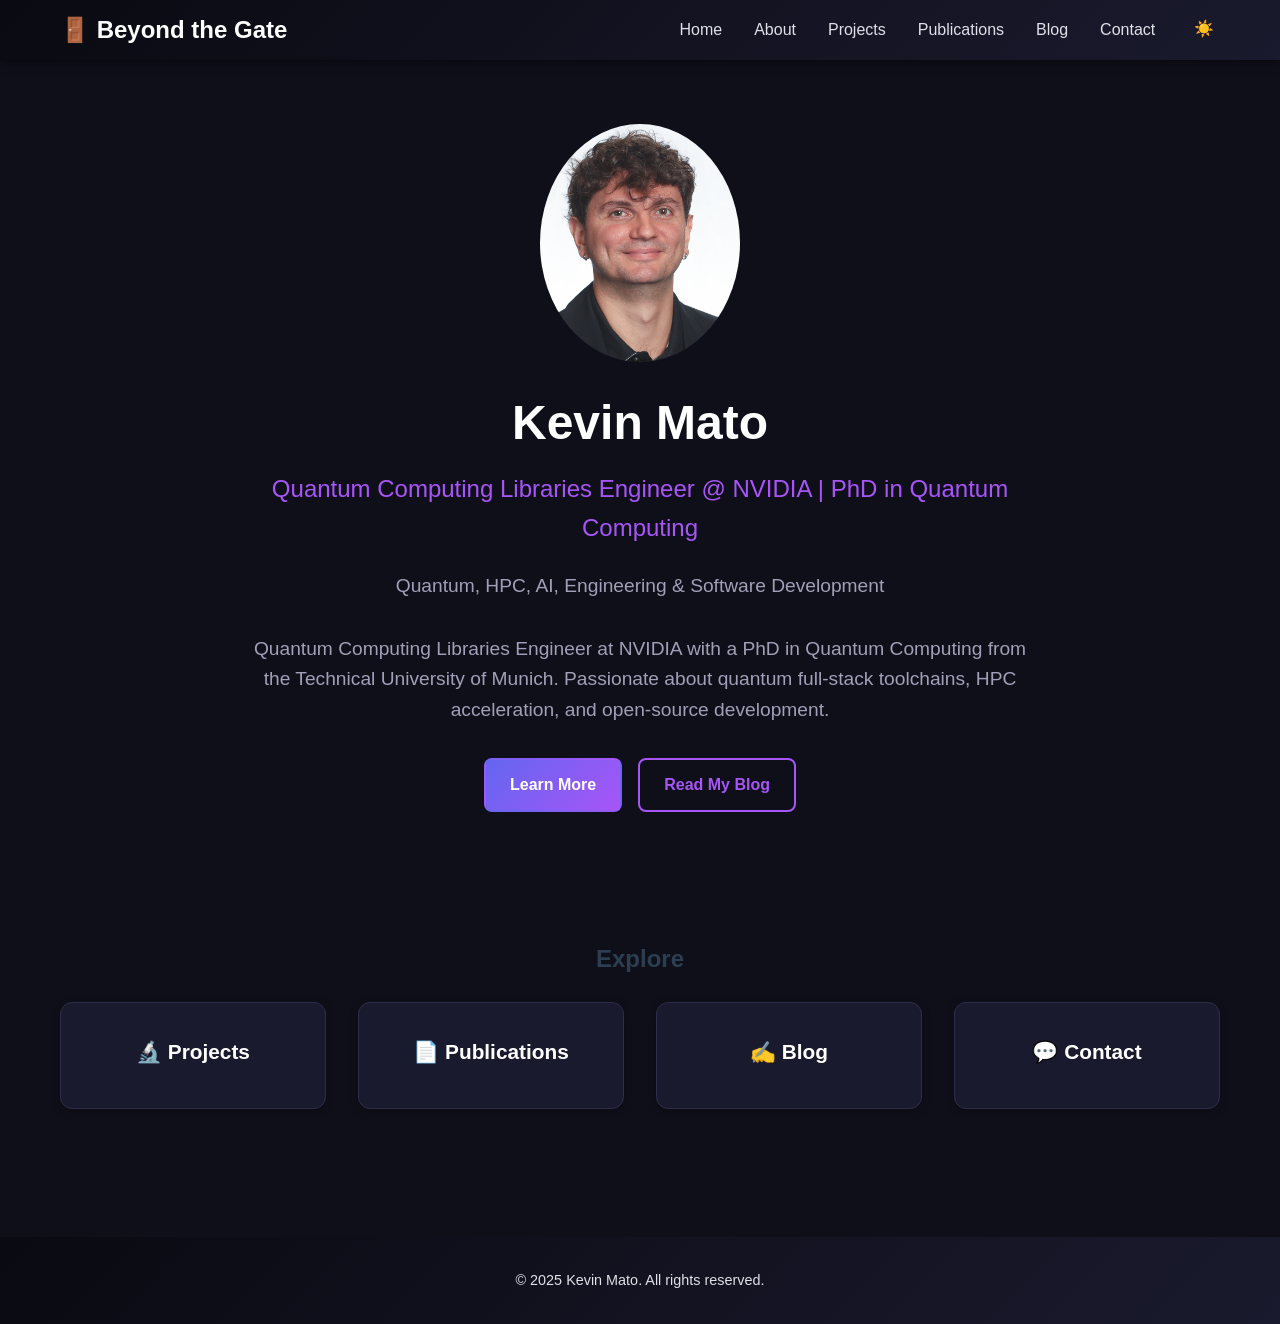
<file: index.html>
<!--
  Beyond the Gate - Personal Website Template
  
  Copyright (c) 2025 Kevin Mato. All rights reserved.
  Licensed under MIT with Attribution Requirement.
  https://github.com/KevinMTO/beyond-gate
  
  If you use this template, you must include attribution to Kevin Mato.
  See LICENSE file for full terms.
-->
<!DOCTYPE html>
<html lang="en">
<head>
    <meta charset="UTF-8">
    <meta name="viewport" content="width=device-width, initial-scale=1.0">
    
    <!-- Primary Meta Tags -->
    <title>Kevin Mato - Quantum Computing Engineer at NVIDIA | PhD in Quantum Computing</title>
    <meta name="title" content="Kevin Mato - Quantum Computing Engineer at NVIDIA | PhD in Quantum Computing">
    <meta name="description" content="Personal website of Kevin Mato, Quantum Computing Libraries Engineer at NVIDIA with a PhD from TUM. Specializing in quantum software, HPC, and open-source development. Creator of MQT Qudits.">
    <meta name="keywords" content="Kevin Mato, quantum computing, NVIDIA, HPC, MQT Qudits, high performance computing, quantum software, open source, qudit, quantum compilation">
    <meta name="author" content="Kevin Mato">
    <meta name="robots" content="index, follow">
    
    <!-- Canonical URL -->
    <link rel="canonical" href="https://kevinmto.github.io/beyond-gate/">
    
    <!-- Open Graph / Facebook -->
    <meta property="og:type" content="website">
    <meta property="og:url" content="https://kevinmto.github.io/beyond-gate/">
    <meta property="og:title" content="Kevin Mato - Quantum Computing Engineer at NVIDIA">
    <meta property="og:description" content="Personal website of Kevin Mato, Quantum Computing Libraries Engineer at NVIDIA with a PhD from TUM. Creator of MQT Qudits framework.">
    <meta property="og:image" content="https://kevinmto.github.io/beyond-gate/img/kevin-mato-quantum-computing-engineer.png">
    <meta property="og:site_name" content="Beyond the Gate - Kevin Mato">
    <meta property="og:locale" content="en_US">
    
    <!-- Twitter Card -->
    <meta name="twitter:card" content="summary_large_image">
    <meta name="twitter:site" content="@QuantumMato">
    <meta name="twitter:creator" content="@QuantumMato">
    <meta name="twitter:url" content="https://kevinmto.github.io/beyond-gate/">
    <meta name="twitter:title" content="Kevin Mato - Quantum Computing Engineer at NVIDIA">
    <meta name="twitter:description" content="Personal website of Kevin Mato, Quantum Computing Libraries Engineer at NVIDIA with a PhD from TUM. Creator of MQT Qudits framework.">
    <meta name="twitter:image" content="https://kevinmto.github.io/beyond-gate/img/kevin-mato-quantum-computing-engineer.png">
    
    <!-- Google Search Console Verification (replace YOUR_CODE with actual verification code) -->
    <meta name="google-site-verification" content="YOUR_VERIFICATION_CODE_HERE">
    
    <!-- Favicon -->
    <link rel="icon" type="image/svg+xml" href="img/favicon.svg">
    <link rel="icon" type="image/png" sizes="32x32" href="img/favicon-32x32.png">
    <link rel="icon" type="image/png" sizes="16x16" href="img/favicon-16x16.png">
    <link rel="apple-touch-icon" sizes="180x180" href="img/apple-touch-icon.png">
    
    <!-- RSS Feed -->
    <link rel="alternate" type="application/rss+xml" title="Beyond the Gate - Kevin Mato Blog" href="https://kevinmto.github.io/beyond-gate/feed.xml">
    
    <link rel="stylesheet" href="css/style.css">
    
    <!-- JSON-LD Structured Data: Person + WebSite -->
    <script type="application/ld+json">
    {
        "@context": "https://schema.org",
        "@graph": [
            {
                "@type": "WebSite",
                "@id": "https://kevinmto.github.io/beyond-gate/#website",
                "name": "Beyond the Gate",
                "description": "Quantum, HPC, AI, Engineering & Software Development",
                "url": "https://kevinmto.github.io/beyond-gate/",
                "author": {
                    "@id": "https://kevinmto.github.io/beyond-gate/#person"
                },
                "publisher": {
                    "@id": "https://kevinmto.github.io/beyond-gate/#person"
                },
                "inLanguage": "en-US"
            },
            {
                "@type": "Person",
                "@id": "https://kevinmto.github.io/beyond-gate/#person",
                "name": "Kevin Mato",
                "givenName": "Kevin",
                "familyName": "Mato",
                "jobTitle": "Quantum Computing Libraries Engineer",
                "description": "Quantum Computing Libraries Engineer at NVIDIA with a PhD in Quantum Computing from the Technical University of Munich. Creator of MQT Qudits framework.",
                "url": "https://kevinmto.github.io/beyond-gate/",
                "image": {
                    "@type": "ImageObject",
                    "url": "https://kevinmto.github.io/beyond-gate/img/kevin-mato-quantum-computing-engineer.png",
                    "caption": "Kevin Mato - Quantum Computing Engineer"
                },
                "worksFor": {
                    "@type": "Organization",
                    "name": "NVIDIA",
                    "url": "https://www.nvidia.com"
                },
                "alumniOf": [
                    {
                        "@type": "CollegeOrUniversity",
                        "name": "Technical University of Munich",
                        "url": "https://www.tum.de"
                    },
                    {
                        "@type": "CollegeOrUniversity",
                        "name": "Politecnico di Milano",
                        "url": "https://www.polimi.it"
                    }
                ],
                "knowsAbout": [
                    "Quantum Computing",
                    "Qudit Systems",
                    "Quantum Compilation",
                    "Quantum Simulation",
                    "High-Performance Computing",
                    "CUDA",
                    "C++",
                    "Python",
                    "Quantum Error Correction"
                ],
                "sameAs": [
                    "https://linkedin.com/in/kevin-mato-quantum",
                    "https://github.com/KevinMTO",
                    "https://github.com/kvmto",
                    "https://x.com/QuantumMato",
                    "https://scholar.google.com/citations?user=2l0R_hkAAAAJ",
                    "https://orcid.org/0000-0003-2073-5226",
                    "https://www.researchgate.net/profile/Kevin-Mato",
                    "https://www.semanticscholar.org/author/Kevin-Mato/2121403410",
                    "https://dblp.org/pid/334/2766.html",
                    "https://arxiv.org/search/quant-ph?searchtype=author&query=Mato%2C+K",
                    "https://scirate.com/search?utf8=%E2%9C%93&q=kevin+mato"
                ]
            },
            {
                "@type": "WebPage",
                "@id": "https://kevinmto.github.io/beyond-gate/#webpage",
                "url": "https://kevinmto.github.io/beyond-gate/",
                "name": "Kevin Mato - Quantum Computing Engineer at NVIDIA",
                "description": "Personal website of Kevin Mato, Quantum Computing Libraries Engineer at NVIDIA with a PhD from TUM.",
                "isPartOf": {
                    "@id": "https://kevinmto.github.io/beyond-gate/#website"
                },
                "about": {
                    "@id": "https://kevinmto.github.io/beyond-gate/#person"
                },
                "inLanguage": "en-US"
            }
        ]
    }
    </script>
</head>
<body>
    <!-- Navigation header - shared across all pages -->
    <header>
        <nav class="navbar">
            <div class="nav-container">
                <a href="index.html" class="nav-brand">🚪 Beyond the Gate</a>
                <ul class="nav-menu">
                    <li><a href="index.html" class="nav-link">Home</a></li>
                    <li><a href="about.html" class="nav-link">About</a></li>
                    <li><a href="projects.html" class="nav-link">Projects</a></li>
                    <li><a href="publications.html" class="nav-link">Publications</a></li>
                    <li><a href="blog.html" class="nav-link">Blog</a></li>
                    <li><a href="contact.html" class="nav-link">Contact</a></li>
                    <li><button id="dark-mode-toggle" class="dark-mode-toggle" onclick="toggleDarkMode()" title="Toggle Dark Mode">🌙</button></li>
                </ul>
            </div>
        </nav>
    </header>

    <!-- Main content area -->
    <main class="container">
        <section class="hero">
            <img src="img/kevin-mato-quantum-computing-engineer.png" alt="Kevin Mato - Quantum Computing Engineer at NVIDIA" style="max-width:200px;border-radius:50%;margin-bottom:1rem;">
            <h1 id="engineer-name">Kevin Mato</h1>
            <h2 id="engineer-title">Quantum Computing Libraries Engineer @ NVIDIA | PhD in Quantum Computing</h2>
            <p>Quantum, HPC, AI, Engineering & Software Development</p>
            <p id="engineer-bio">Quantum Computing Libraries Engineer at NVIDIA with a PhD in Quantum Computing from the Technical University of Munich. Passionate about quantum full-stack toolchains, HPC acceleration, and open-source development.</p>
            
            <div class="hero-links">
                <a href="about.html" class="btn btn-primary">Learn More</a>
                <a href="blog.html" class="btn btn-secondary">Read My Blog</a>
            </div>
        </section>
        

        <!-- Quick links section -->
        <section class="quick-links">
            <h2 style="text-align:center; margin-bottom:1.5rem; color:#2c3e50;">Explore</h2>
            <div class="link-grid">
                <a href="projects.html" class="link-card">
                    <h3>🔬 Projects</h3>
                </a>
                <a href="publications.html" class="link-card">
                    <h3>📄 Publications</h3>
                </a>
                <a href="blog.html" class="link-card">
                    <h3>✍️ Blog</h3>
                </a>
                <a href="contact.html" class="link-card">
                    <h3>💬 Contact</h3>
                </a>
            </div>
        </section>
    </main>

    <!-- Footer shared across all pages -->
    <footer>
        <div class="container">
            <p>&copy; 2025 <span id="footer-name">Kevin Mato</span>. All rights reserved.</p>
        </div>
    </footer>

    <script src="js/main.js"></script>
    <script>
        // Load homepage content when page loads (updates dynamic content)
        document.addEventListener('DOMContentLoaded', function() {
            initDarkMode();
            loadSiteData();
        });
    </script>
</body>
</html>
</file>
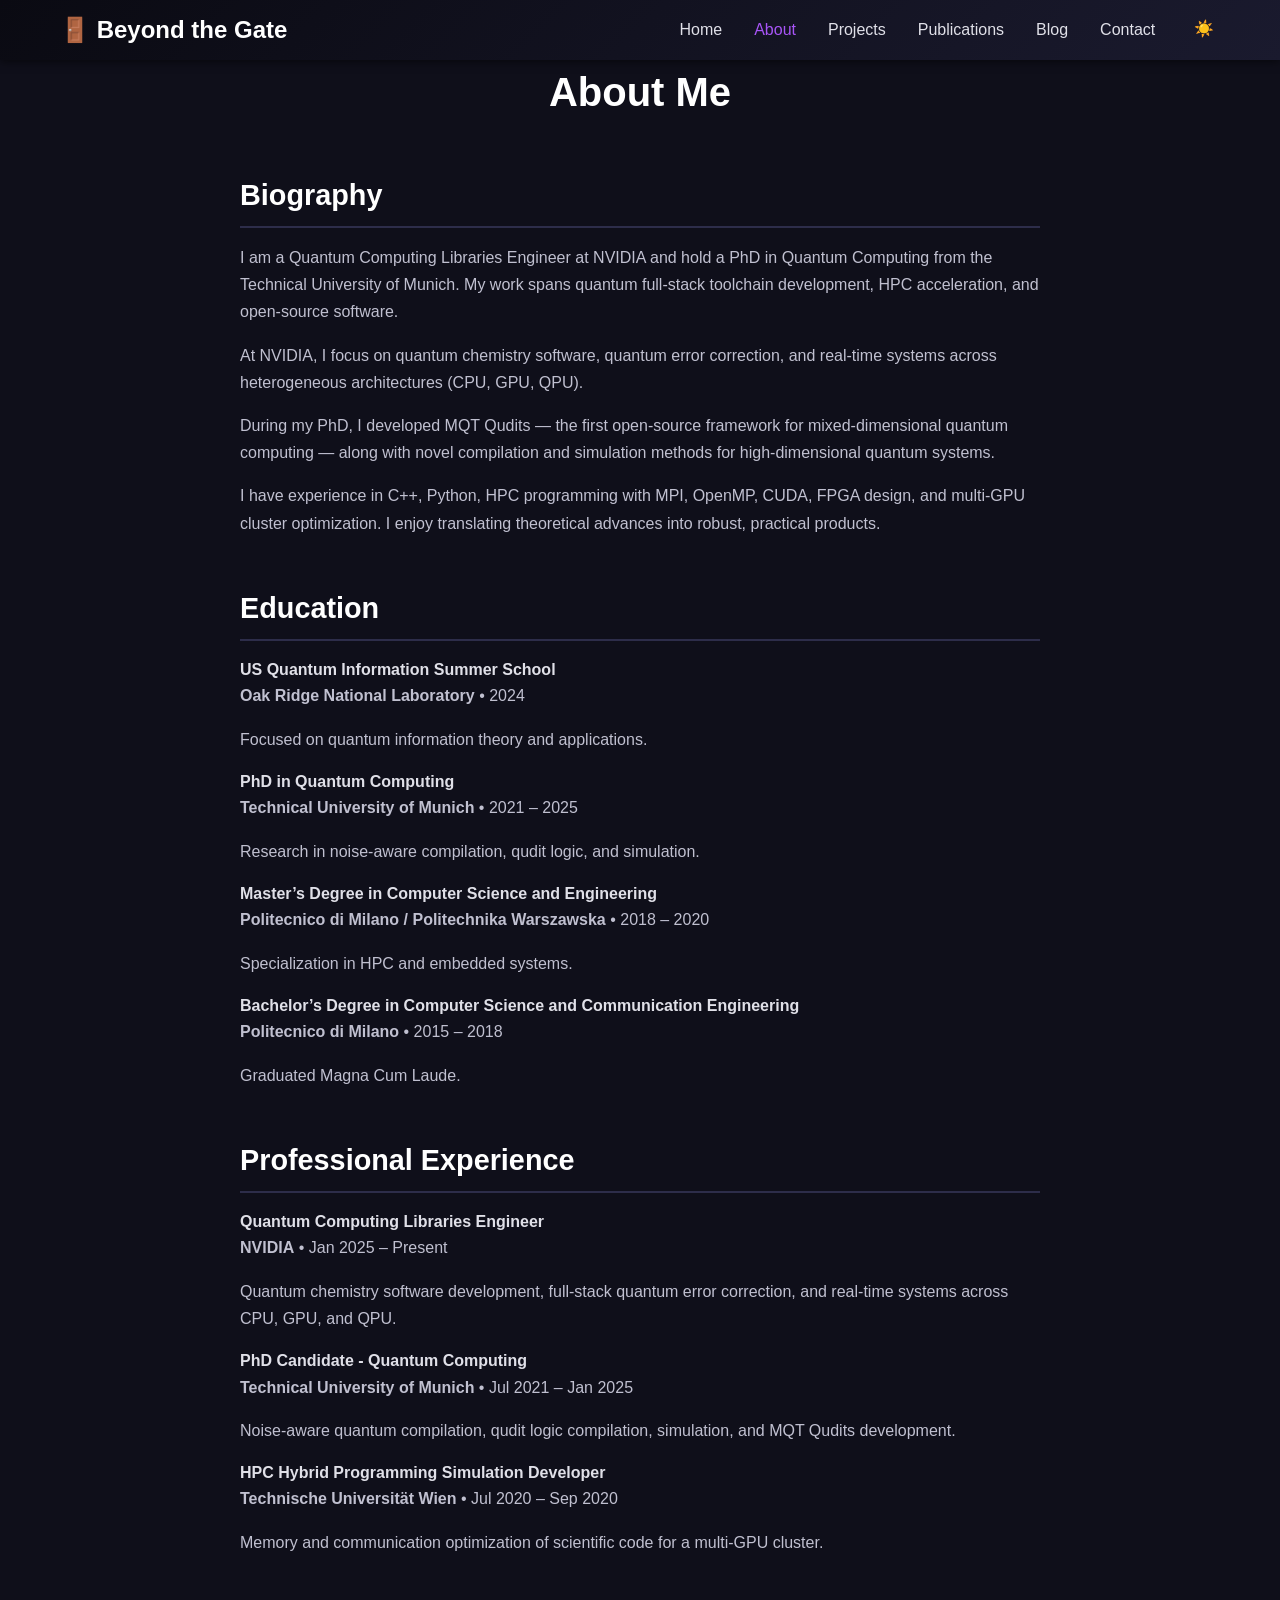
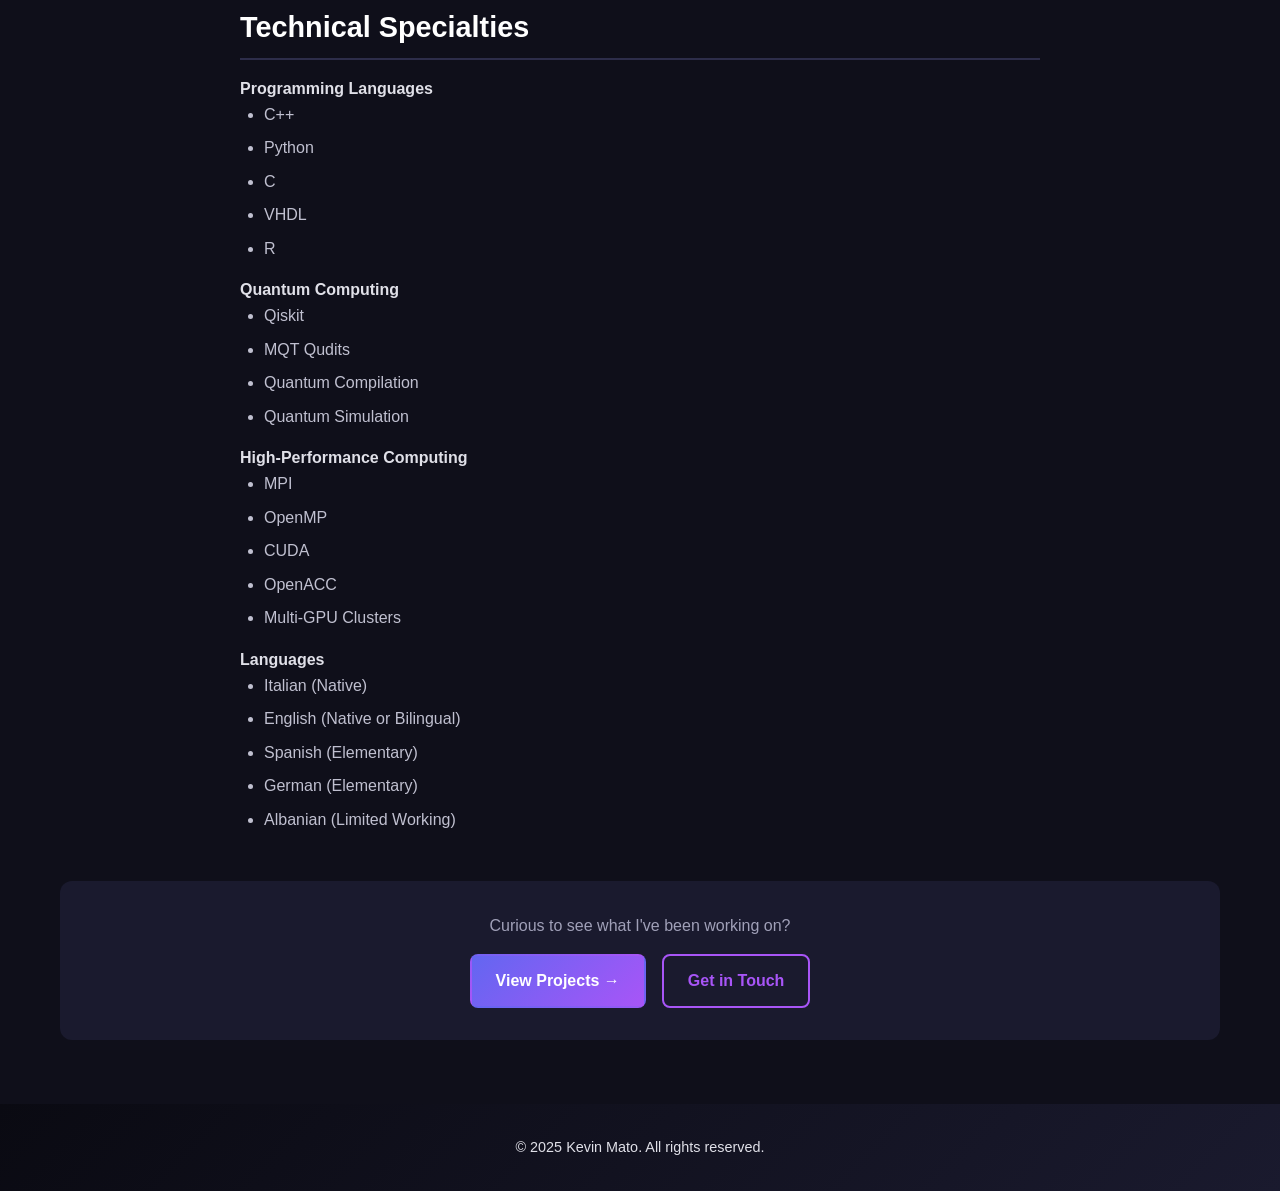
<file: about.html>
<!--
  Beyond the Gate - Personal Website Template
  
  Copyright (c) 2025 Kevin Mato. All rights reserved.
  Licensed under MIT with Attribution Requirement.
  https://github.com/KevinMTO/beyond-gate
  
  If you use this template, you must include attribution to Kevin Mato.
  See LICENSE file for full terms.
-->
<!DOCTYPE html>
<html lang="en">
<head>
    <meta charset="UTF-8">
    <meta name="viewport" content="width=device-width, initial-scale=1.0">
    
    <!-- Primary Meta Tags -->
    <title>About Kevin Mato - Quantum Computing Engineer at NVIDIA</title>
    <meta name="title" content="About Kevin Mato - Quantum Computing Engineer at NVIDIA">
    <meta name="description" content="Learn about Kevin Mato's background, education at TUM and Politecnico di Milano, experience at NVIDIA, and expertise in quantum computing, HPC, and open-source development.">
    <meta name="keywords" content="Kevin Mato, quantum computing, NVIDIA, TUM, Technical University of Munich, Politecnico di Milano, PhD, MQT Qudits, biography">
    <meta name="author" content="Kevin Mato">
    <meta name="robots" content="index, follow">
    
    <!-- Canonical URL -->
    <link rel="canonical" href="https://kevinmto.github.io/beyond-gate/about.html">
    
    <!-- Open Graph / Facebook -->
    <meta property="og:type" content="profile">
    <meta property="og:url" content="https://kevinmto.github.io/beyond-gate/about.html">
    <meta property="og:title" content="About Kevin Mato - Quantum Computing Engineer at NVIDIA">
    <meta property="og:description" content="Learn about Kevin Mato's background, education, and expertise in quantum computing, HPC, and open-source development.">
    <meta property="og:image" content="https://kevinmto.github.io/beyond-gate/img/kevin-mato-quantum-computing-engineer.png">
    <meta property="og:site_name" content="Beyond the Gate - Kevin Mato">
    <meta property="profile:first_name" content="Kevin">
    <meta property="profile:last_name" content="Mato">
    
    <!-- Twitter Card -->
    <meta name="twitter:card" content="summary_large_image">
    <meta name="twitter:site" content="@QuantumMato">
    <meta name="twitter:creator" content="@QuantumMato">
    <meta name="twitter:url" content="https://kevinmto.github.io/beyond-gate/about.html">
    <meta name="twitter:title" content="About Kevin Mato - Quantum Computing Engineer at NVIDIA">
    <meta name="twitter:description" content="Learn about Kevin Mato's background, education, and expertise in quantum computing, HPC, and open-source development.">
    <meta name="twitter:image" content="https://kevinmto.github.io/beyond-gate/img/kevin-mato-quantum-computing-engineer.png">
    
    <!-- Google Search Console Verification -->
    <meta name="google-site-verification" content="YOUR_VERIFICATION_CODE_HERE">
    
    <!-- Favicon -->
    <link rel="icon" type="image/svg+xml" href="img/favicon.svg">
    <link rel="icon" type="image/png" sizes="32x32" href="img/favicon-32x32.png">
    <link rel="icon" type="image/png" sizes="16x16" href="img/favicon-16x16.png">
    <link rel="apple-touch-icon" sizes="180x180" href="img/apple-touch-icon.png">
    
    <link rel="stylesheet" href="css/style.css">
    
    <!-- JSON-LD Structured Data: Person + BreadcrumbList -->
    <script type="application/ld+json">
    {
        "@context": "https://schema.org",
        "@graph": [
            {
                "@type": "BreadcrumbList",
                "itemListElement": [
                    {
                        "@type": "ListItem",
                        "position": 1,
                        "name": "Home",
                        "item": "https://kevinmto.github.io/beyond-gate/"
                    },
                    {
                        "@type": "ListItem",
                        "position": 2,
                        "name": "About",
                        "item": "https://kevinmto.github.io/beyond-gate/about.html"
                    }
                ]
            },
            {
                "@type": "Person",
                "@id": "https://kevinmto.github.io/beyond-gate/#person",
                "name": "Kevin Mato",
                "givenName": "Kevin",
                "familyName": "Mato",
                "jobTitle": "Quantum Computing Libraries Engineer",
                "description": "Quantum Computing Libraries Engineer at NVIDIA with a PhD in Quantum Computing from the Technical University of Munich. Creator of MQT Qudits framework.",
                "url": "https://kevinmto.github.io/beyond-gate/",
                "image": "https://kevinmto.github.io/beyond-gate/img/kevin-mato-quantum-computing-engineer.png",
                "worksFor": {
                    "@type": "Organization",
                    "name": "NVIDIA",
                    "url": "https://www.nvidia.com"
                },
                "alumniOf": [
                    {
                        "@type": "CollegeOrUniversity",
                        "name": "Technical University of Munich",
                        "url": "https://www.tum.de"
                    },
                    {
                        "@type": "CollegeOrUniversity",
                        "name": "Politecnico di Milano",
                        "url": "https://www.polimi.it"
                    },
                    {
                        "@type": "CollegeOrUniversity",
                        "name": "Politechnika Warszawska"
                    }
                ],
                "hasCredential": [
                    {
                        "@type": "EducationalOccupationalCredential",
                        "credentialCategory": "degree",
                        "name": "PhD in Quantum Computing",
                        "educationalLevel": "Doctoral",
                        "recognizedBy": {
                            "@type": "CollegeOrUniversity",
                            "name": "Technical University of Munich"
                        }
                    },
                    {
                        "@type": "EducationalOccupationalCredential",
                        "credentialCategory": "degree",
                        "name": "Master's Degree in Computer Science and Engineering",
                        "educationalLevel": "Master",
                        "recognizedBy": {
                            "@type": "CollegeOrUniversity",
                            "name": "Politecnico di Milano"
                        }
                    }
                ],
                "knowsAbout": [
                    "Quantum Computing",
                    "Qudit Systems",
                    "Quantum Compilation",
                    "Quantum Simulation",
                    "High-Performance Computing",
                    "CUDA",
                    "C++",
                    "Python",
                    "MPI",
                    "OpenMP",
                    "Quantum Error Correction"
                ],
                "sameAs": [
                    "https://linkedin.com/in/kevin-mato-quantum",
                    "https://github.com/KevinMTO",
                    "https://github.com/kvmto",
                    "https://x.com/QuantumMato",
                    "https://scholar.google.com/citations?user=2l0R_hkAAAAJ",
                    "https://orcid.org/0000-0003-2073-5226",
                    "https://www.researchgate.net/profile/Kevin-Mato",
                    "https://www.semanticscholar.org/author/Kevin-Mato/2121403410",
                    "https://dblp.org/pid/334/2766.html",
                    "https://arxiv.org/search/quant-ph?searchtype=author&query=Mato%2C+K",
                    "https://scirate.com/search?utf8=%E2%9C%93&q=kevin+mato"
                ]
            },
            {
                "@type": "AboutPage",
                "url": "https://kevinmto.github.io/beyond-gate/about.html",
                "name": "About Kevin Mato",
                "description": "Learn about Kevin Mato's background, education, and expertise.",
                "mainEntity": {
                    "@id": "https://kevinmto.github.io/beyond-gate/#person"
                },
                "isPartOf": {
                    "@id": "https://kevinmto.github.io/beyond-gate/#website"
                }
            }
        ]
    }
    </script>
</head>
<body>
    <header>
        <nav class="navbar">
            <div class="nav-container">
                <a href="index.html" class="nav-brand">🚪 Beyond the Gate</a>
                <ul class="nav-menu">
                    <li><a href="index.html" class="nav-link">Home</a></li>
                    <li><a href="about.html" class="nav-link active">About</a></li>
                    <li><a href="projects.html" class="nav-link">Projects</a></li>
                    <li><a href="publications.html" class="nav-link">Publications</a></li>
                    <li><a href="blog.html" class="nav-link">Blog</a></li>
                    <li><a href="contact.html" class="nav-link">Contact</a></li>
                    <li><button id="dark-mode-toggle" class="dark-mode-toggle" onclick="toggleDarkMode()" title="Toggle Dark Mode">🌙</button></li>
                </ul>
            </div>
        </nav>
    </header>

    <main class="container">
        <div class="page-header">
            <h1>About Me</h1>
        </div>

        <div class="about-content">
            <!-- Biography section - pre-rendered for SEO -->
            <section class="about-section">
                <h2>Biography</h2>
                <div id="biography-content">
                    <p>I am a Quantum Computing Libraries Engineer at NVIDIA and hold a PhD in Quantum Computing from the Technical University of Munich. My work spans quantum full-stack toolchain development, HPC acceleration, and open-source software.</p>
                    <p>At NVIDIA, I focus on quantum chemistry software, quantum error correction, and real-time systems across heterogeneous architectures (CPU, GPU, QPU).</p>
                    <p>During my PhD, I developed MQT Qudits — the first open-source framework for mixed-dimensional quantum computing — along with novel compilation and simulation methods for high-dimensional quantum systems.</p>
                    <p>I have experience in C++, Python, HPC programming with MPI, OpenMP, CUDA, FPGA design, and multi-GPU cluster optimization. I enjoy translating theoretical advances into robust, practical products.</p>
                </div>
            </section>

            <!-- Education section - pre-rendered for SEO -->
            <section class="about-section">
                <h2>Education</h2>
                <div id="education-content">
                    <div class="education-item">
                        <h4>US Quantum Information Summer School</h4>
                        <p><strong>Oak Ridge National Laboratory</strong> • 2024</p>
                        <p>Focused on quantum information theory and applications.</p>
                    </div>
                    <div class="education-item">
                        <h4>PhD in Quantum Computing</h4>
                        <p><strong>Technical University of Munich</strong> • 2021 – 2025</p>
                        <p>Research in noise-aware compilation, qudit logic, and simulation.</p>
                    </div>
                    <div class="education-item">
                        <h4>Master's Degree in Computer Science and Engineering</h4>
                        <p><strong>Politecnico di Milano / Politechnika Warszawska</strong> • 2018 – 2020</p>
                        <p>Specialization in HPC and embedded systems.</p>
                    </div>
                    <div class="education-item">
                        <h4>Bachelor's Degree in Computer Science and Communication Engineering</h4>
                        <p><strong>Politecnico di Milano</strong> • 2015 – 2018</p>
                        <p>Graduated Magna Cum Laude.</p>
                    </div>
                </div>
            </section>

            <!-- Experience section - pre-rendered for SEO -->
            <section class="about-section">
                <h2>Professional Experience</h2>
                <div id="experience-content">
                    <div class="experience-item">
                        <h4>Quantum Computing Libraries Engineer</h4>
                        <p><strong>NVIDIA</strong> • Jan 2025 – Present</p>
                        <p>Quantum chemistry software development, full-stack quantum error correction, and real-time systems across CPU, GPU, and QPU.</p>
                    </div>
                    <div class="experience-item">
                        <h4>PhD Candidate - Quantum Computing</h4>
                        <p><strong>Technical University of Munich</strong> • Jul 2021 – Jan 2025</p>
                        <p>Noise-aware quantum compilation, qudit logic compilation, simulation, and MQT Qudits development.</p>
                    </div>
                    <div class="experience-item">
                        <h4>HPC Hybrid Programming Simulation Developer</h4>
                        <p><strong>Technische Universität Wien</strong> • Jul 2020 – Sep 2020</p>
                        <p>Memory and communication optimization of scientific code for a multi-GPU cluster.</p>
                    </div>
                </div>
            </section>

            <!-- Skills/Specialties section - pre-rendered for SEO -->
            <section class="about-section">
                <h2>Technical Specialties</h2>
                <div id="specialties-content">
                    <div class="specialties-grid">
                        <div class="specialty-category">
                            <h4>Programming Languages</h4>
                            <ul>
                                <li>C++</li>
                                <li>Python</li>
                                <li>C</li>
                                <li>VHDL</li>
                                <li>R</li>
                            </ul>
                        </div>
                        <div class="specialty-category">
                            <h4>Quantum Computing</h4>
                            <ul>
                                <li>Qiskit</li>
                                <li>MQT Qudits</li>
                                <li>Quantum Compilation</li>
                                <li>Quantum Simulation</li>
                            </ul>
                        </div>
                        <div class="specialty-category">
                            <h4>High-Performance Computing</h4>
                            <ul>
                                <li>MPI</li>
                                <li>OpenMP</li>
                                <li>CUDA</li>
                                <li>OpenACC</li>
                                <li>Multi-GPU Clusters</li>
                            </ul>
                        </div>
                        <div class="specialty-category">
                            <h4>Languages</h4>
                            <ul>
                                <li>Italian (Native)</li>
                                <li>English (Native or Bilingual)</li>
                                <li>Spanish (Elementary)</li>
                                <li>German (Elementary)</li>
                                <li>Albanian (Limited Working)</li>
                            </ul>
                        </div>
                    </div>
                </div>
            </section>
        </div>

        <!-- Page Navigation -->
        <div style="margin-top: 3rem; padding: 2rem; background: #f8f9fa; border-radius: 12px; text-align: center;">
            <p style="color: #666; margin-bottom: 1rem;">Curious to see what I've been working on?</p>
            <div style="display: flex; gap: 1rem; justify-content: center; flex-wrap: wrap;">
                <a href="projects.html" class="btn btn-primary">View Projects →</a>
                <a href="contact.html" class="btn btn-secondary">Get in Touch</a>
            </div>
        </div>
    </main>

    <footer>
        <div class="container">
            <p>&copy; 2025 <span id="footer-name">Kevin Mato</span>. All rights reserved.</p>
        </div>
    </footer>

    <script src="js/main.js"></script>
    <script>
        // Load about page content when page loads (updates dynamic content if needed)
        document.addEventListener('DOMContentLoaded', function() {
            initDarkMode();
            loadAboutData();
            loadSiteData(); // For footer name
        });
    </script>
</body>
</html>
</file>
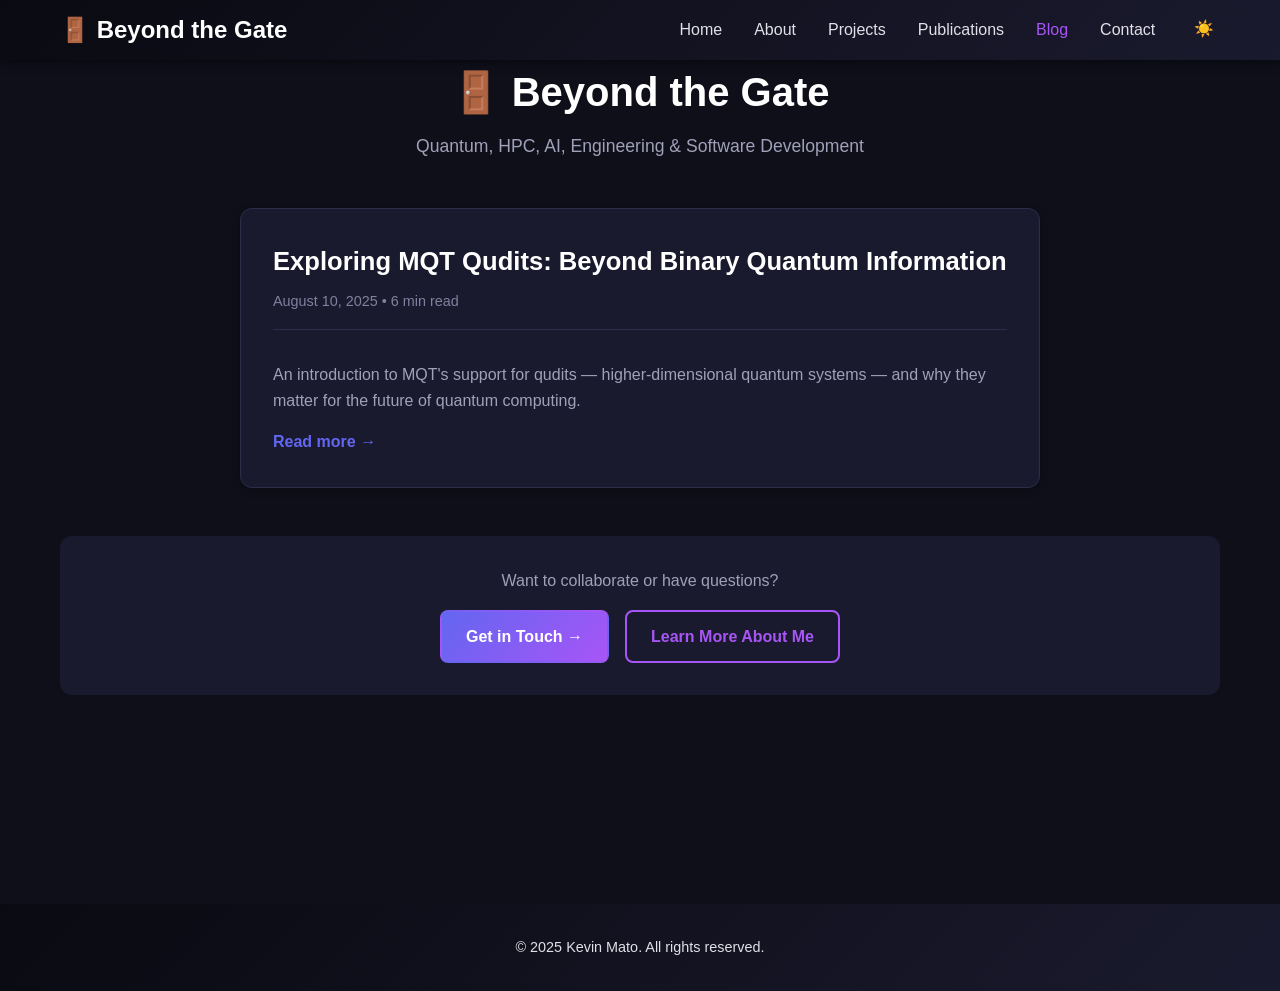
<file: blog.html>
<!--
  Beyond the Gate - Personal Website Template
  
  Copyright (c) 2025 Kevin Mato. All rights reserved.
  Licensed under MIT with Attribution Requirement.
  https://github.com/KevinMTO/beyond-gate
  
  If you use this template, you must include attribution to Kevin Mato.
  See LICENSE file for full terms.
-->
<!DOCTYPE html>
<html lang="en">
<head>
    <meta charset="UTF-8">
    <meta name="viewport" content="width=device-width, initial-scale=1.0">
    
    <!-- Primary Meta Tags -->
    <title>Blog - Beyond the Gate | Kevin Mato</title>
    <meta name="title" content="Blog - Beyond the Gate | Kevin Mato">
    <meta name="description" content="Technical blog by Kevin Mato covering quantum computing, HPC, AI, and engineering insights. Deep dives into qudits, quantum compilation, and high-performance computing.">
    <meta name="keywords" content="Kevin Mato, blog, quantum computing, HPC, AI, qudits, quantum compilation, NVIDIA, technical writing">
    <meta name="author" content="Kevin Mato">
    <meta name="robots" content="index, follow">
    
    <!-- Canonical URL -->
    <link rel="canonical" href="https://kevinmto.github.io/beyond-gate/blog.html">
    
    <!-- Open Graph / Facebook -->
    <meta property="og:type" content="blog">
    <meta property="og:url" content="https://kevinmto.github.io/beyond-gate/blog.html">
    <meta property="og:title" content="Blog - Beyond the Gate | Kevin Mato">
    <meta property="og:description" content="Technical blog by Kevin Mato covering quantum computing, HPC, AI, and engineering insights.">
    <meta property="og:image" content="https://kevinmto.github.io/beyond-gate/img/kevin-mato-quantum-computing-engineer.png">
    <meta property="og:site_name" content="Beyond the Gate - Kevin Mato">
    
    <!-- Twitter Card -->
    <meta name="twitter:card" content="summary_large_image">
    <meta name="twitter:site" content="@QuantumMato">
    <meta name="twitter:creator" content="@QuantumMato">
    <meta name="twitter:url" content="https://kevinmto.github.io/beyond-gate/blog.html">
    <meta name="twitter:title" content="Blog - Beyond the Gate | Kevin Mato">
    <meta name="twitter:description" content="Technical blog by Kevin Mato covering quantum computing, HPC, AI, and engineering insights.">
    <meta name="twitter:image" content="https://kevinmto.github.io/beyond-gate/img/kevin-mato-quantum-computing-engineer.png">
    
    <!-- Google Search Console Verification -->
    <meta name="google-site-verification" content="YOUR_VERIFICATION_CODE_HERE">
    
    <!-- Favicon -->
    <link rel="icon" type="image/svg+xml" href="img/favicon.svg">
    <link rel="icon" type="image/png" sizes="32x32" href="img/favicon-32x32.png">
    <link rel="icon" type="image/png" sizes="16x16" href="img/favicon-16x16.png">
    <link rel="apple-touch-icon" sizes="180x180" href="img/apple-touch-icon.png">
    
    <!-- RSS Feed -->
    <link rel="alternate" type="application/rss+xml" title="Beyond the Gate - Kevin Mato Blog" href="https://kevinmto.github.io/beyond-gate/feed.xml">
    
    <link rel="stylesheet" href="css/style.css">
    
    <!-- JSON-LD Structured Data: Blog + BreadcrumbList -->
    <script type="application/ld+json">
    {
        "@context": "https://schema.org",
        "@graph": [
            {
                "@type": "BreadcrumbList",
                "itemListElement": [
                    {
                        "@type": "ListItem",
                        "position": 1,
                        "name": "Home",
                        "item": "https://kevinmto.github.io/beyond-gate/"
                    },
                    {
                        "@type": "ListItem",
                        "position": 2,
                        "name": "Blog",
                        "item": "https://kevinmto.github.io/beyond-gate/blog.html"
                    }
                ]
            },
            {
                "@type": "Blog",
                "@id": "https://kevinmto.github.io/beyond-gate/blog.html#blog",
                "url": "https://kevinmto.github.io/beyond-gate/blog.html",
                "name": "Beyond the Gate",
                "description": "Quantum, HPC, AI, Engineering & Software Development",
                "author": {
                    "@id": "https://kevinmto.github.io/beyond-gate/#person"
                },
                "publisher": {
                    "@id": "https://kevinmto.github.io/beyond-gate/#person"
                },
                "isPartOf": {
                    "@id": "https://kevinmto.github.io/beyond-gate/#website"
                },
                "inLanguage": "en-US",
                "blogPost": [
                    {
                        "@type": "BlogPosting",
                        "headline": "Exploring MQT Qudits: Beyond Binary Quantum Information",
                        "description": "An introduction to MQT's support for qudits — higher-dimensional quantum systems — and why they matter for the future of quantum computing.",
                        "datePublished": "2025-08-10",
                        "url": "https://kevinmto.github.io/beyond-gate/post.html?id=mqt-qudits-introduction",
                        "author": {
                            "@id": "https://kevinmto.github.io/beyond-gate/#person"
                        },
                        "keywords": ["MQT", "qudits", "quantum computing", "simulation"]
                    }
                ]
            },
            {
                "@type": "Person",
                "@id": "https://kevinmto.github.io/beyond-gate/#person",
                "name": "Kevin Mato",
                "jobTitle": "Quantum Computing Libraries Engineer",
                "worksFor": {
                    "@type": "Organization",
                    "name": "NVIDIA"
                },
                "url": "https://kevinmto.github.io/beyond-gate/"
            }
        ]
    }
    </script>
</head>
<body>
    <header>
        <nav class="navbar">
            <div class="nav-container">
                <a href="index.html" class="nav-brand">🚪 Beyond the Gate</a>
                <ul class="nav-menu">
                    <li><a href="index.html" class="nav-link">Home</a></li>
                    <li><a href="about.html" class="nav-link">About</a></li>
                    <li><a href="projects.html" class="nav-link">Projects</a></li>
                    <li><a href="publications.html" class="nav-link">Publications</a></li>
                    <li><a href="blog.html" class="nav-link active">Blog</a></li>
                    <li><a href="contact.html" class="nav-link">Contact</a></li>
                    <li><button id="dark-mode-toggle" class="dark-mode-toggle" onclick="toggleDarkMode()" title="Toggle Dark Mode">🌙</button></li>
                </ul>
            </div>
        </nav>
    </header>

    <main class="container">
        <div class="page-header">
            <h1>🚪 Beyond the Gate</h1>
            <p>Quantum, HPC, AI, Engineering & Software Development</p>
        </div>

        <!-- Blog posts list - pre-rendered for SEO, then updated by JS -->
        <div id="blog-posts" class="blog-posts">
            <article class="blog-post-preview">
                <h2><a href="post.html?id=mqt-qudits-introduction">Exploring MQT Qudits: Beyond Binary Quantum Information</a></h2>
                <div class="blog-post-meta">
                    <time datetime="2025-08-10">August 10, 2025</time>
                    • 6 min read
                </div>
                <div class="blog-post-excerpt">
                    An introduction to MQT's support for qudits — higher-dimensional quantum systems — and why they matter for the future of quantum computing.
                </div>
                <a href="post.html?id=mqt-qudits-introduction" class="read-more">Read more →</a>
            </article>
        </div>

        <!-- Page Navigation -->
        <div style="margin-top: 3rem; padding: 2rem; background: #f8f9fa; border-radius: 12px; text-align: center;">
            <p style="color: #666; margin-bottom: 1rem;">Want to collaborate or have questions?</p>
            <div style="display: flex; gap: 1rem; justify-content: center; flex-wrap: wrap;">
                <a href="contact.html" class="btn btn-primary">Get in Touch →</a>
                <a href="about.html" class="btn btn-secondary">Learn More About Me</a>
            </div>
        </div>
    </main>

    <footer>
        <div class="container">
            <p>&copy; 2025 <span id="footer-name">Kevin Mato</span>. All rights reserved.</p>
        </div>
    </footer>

    <script src="js/main.js"></script>
    <script>
        // Load blog posts when page loads
        document.addEventListener('DOMContentLoaded', function() {
            initDarkMode();
            loadBlogData();
            loadSiteData(); // For footer name
        });
    </script>
</body>
</html>
</file>
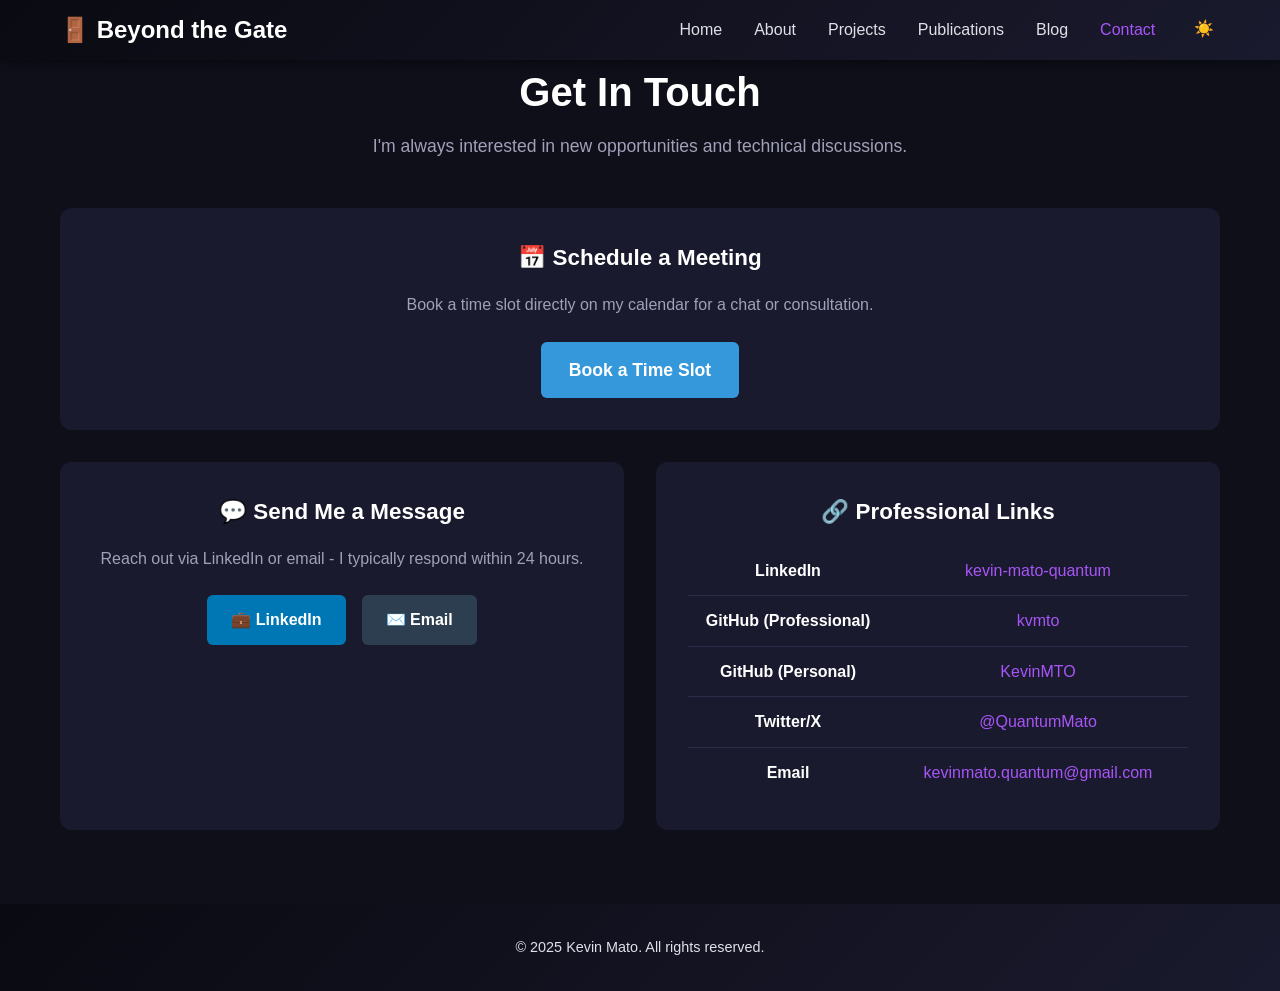
<file: contact.html>
<!--
  Beyond the Gate - Personal Website Template
  
  Copyright (c) 2025 Kevin Mato. All rights reserved.
  Licensed under MIT with Attribution Requirement.
  https://github.com/KevinMTO/beyond-gate
  
  If you use this template, you must include attribution to Kevin Mato.
  See LICENSE file for full terms.
-->
<!DOCTYPE html>
<html lang="en">
<head>
    <meta charset="UTF-8">
    <meta name="viewport" content="width=device-width, initial-scale=1.0">
    
    <!-- Primary Meta Tags -->
    <title>Contact Kevin Mato - Quantum Computing Engineer</title>
    <meta name="title" content="Contact Kevin Mato - Quantum Computing Engineer">
    <meta name="description" content="Get in touch with Kevin Mato for collaboration, consulting, or discussions about quantum computing, HPC, and open-source development.">
    <meta name="keywords" content="Kevin Mato, contact, quantum computing, NVIDIA, consulting, collaboration">
    <meta name="author" content="Kevin Mato">
    <meta name="robots" content="index, follow">
    
    <!-- Canonical URL -->
    <link rel="canonical" href="https://kevinmto.github.io/beyond-gate/contact.html">
    
    <!-- Open Graph / Facebook -->
    <meta property="og:type" content="website">
    <meta property="og:url" content="https://kevinmto.github.io/beyond-gate/contact.html">
    <meta property="og:title" content="Contact Kevin Mato - Quantum Computing Engineer">
    <meta property="og:description" content="Get in touch with Kevin Mato for collaboration, consulting, or discussions about quantum computing and HPC.">
    <meta property="og:image" content="https://kevinmto.github.io/beyond-gate/img/kevin-mato-quantum-computing-engineer.png">
    <meta property="og:site_name" content="Beyond the Gate - Kevin Mato">
    
    <!-- Twitter Card -->
    <meta name="twitter:card" content="summary_large_image">
    <meta name="twitter:site" content="@QuantumMato">
    <meta name="twitter:creator" content="@QuantumMato">
    <meta name="twitter:url" content="https://kevinmto.github.io/beyond-gate/contact.html">
    <meta name="twitter:title" content="Contact Kevin Mato - Quantum Computing Engineer">
    <meta name="twitter:description" content="Get in touch with Kevin Mato for collaboration, consulting, or discussions about quantum computing and HPC.">
    <meta name="twitter:image" content="https://kevinmto.github.io/beyond-gate/img/kevin-mato-quantum-computing-engineer.png">
    
    <!-- Google Search Console Verification -->
    <meta name="google-site-verification" content="YOUR_VERIFICATION_CODE_HERE">
    
    <!-- Favicon -->
    <link rel="icon" type="image/svg+xml" href="img/favicon.svg">
    <link rel="icon" type="image/png" sizes="32x32" href="img/favicon-32x32.png">
    <link rel="icon" type="image/png" sizes="16x16" href="img/favicon-16x16.png">
    <link rel="apple-touch-icon" sizes="180x180" href="img/apple-touch-icon.png">
    
    <link rel="stylesheet" href="css/style.css">
    
    <!-- JSON-LD Structured Data: ContactPage + Person + BreadcrumbList -->
    <script type="application/ld+json">
    {
        "@context": "https://schema.org",
        "@graph": [
            {
                "@type": "BreadcrumbList",
                "itemListElement": [
                    {
                        "@type": "ListItem",
                        "position": 1,
                        "name": "Home",
                        "item": "https://kevinmto.github.io/beyond-gate/"
                    },
                    {
                        "@type": "ListItem",
                        "position": 2,
                        "name": "Contact",
                        "item": "https://kevinmto.github.io/beyond-gate/contact.html"
                    }
                ]
            },
            {
                "@type": "ContactPage",
                "url": "https://kevinmto.github.io/beyond-gate/contact.html",
                "name": "Contact Kevin Mato",
                "description": "Get in touch with Kevin Mato for collaboration, consulting, or discussions.",
                "mainEntity": {
                    "@id": "https://kevinmto.github.io/beyond-gate/#person"
                },
                "isPartOf": {
                    "@id": "https://kevinmto.github.io/beyond-gate/#website"
                }
            },
            {
                "@type": "Person",
                "@id": "https://kevinmto.github.io/beyond-gate/#person",
                "name": "Kevin Mato",
                "email": "kevinmato.quantum@gmail.com",
                "jobTitle": "Quantum Computing Libraries Engineer",
                "worksFor": {
                    "@type": "Organization",
                    "name": "NVIDIA"
                },
                "url": "https://kevinmto.github.io/beyond-gate/",
                "image": "https://kevinmto.github.io/beyond-gate/img/kevin-mato-quantum-computing-engineer.png",
                "sameAs": [
                    "https://linkedin.com/in/kevin-mato-quantum",
                    "https://github.com/KevinMTO",
                    "https://github.com/kvmto",
                    "https://x.com/QuantumMato",
                    "https://scholar.google.com/citations?user=2l0R_hkAAAAJ",
                    "https://orcid.org/0000-0003-2073-5226",
                    "https://www.researchgate.net/profile/Kevin-Mato",
                    "https://www.semanticscholar.org/author/Kevin-Mato/2121403410",
                    "https://dblp.org/pid/334/2766.html",
                    "https://arxiv.org/search/quant-ph?searchtype=author&query=Mato%2C+K",
                    "https://scirate.com/search?utf8=%E2%9C%93&q=kevin+mato"
                ]
            }
        ]
    }
    </script>
</head>
<body>
    <header>
        <nav class="navbar">
            <div class="nav-container">
                <a href="index.html" class="nav-brand">🚪 Beyond the Gate</a>
                <ul class="nav-menu">
                    <li><a href="index.html" class="nav-link">Home</a></li>
                    <li><a href="about.html" class="nav-link">About</a></li>
                    <li><a href="projects.html" class="nav-link">Projects</a></li>
                    <li><a href="publications.html" class="nav-link">Publications</a></li>
                    <li><a href="blog.html" class="nav-link">Blog</a></li>
                    <li><a href="contact.html" class="nav-link active">Contact</a></li>
                    <li><button id="dark-mode-toggle" class="dark-mode-toggle" onclick="toggleDarkMode()" title="Toggle Dark Mode">🌙</button></li>
                </ul>
            </div>
        </nav>
    </header>

    <main class="container">
        <div class="page-header">
            <h1>Get In Touch</h1>
            <p>I'm always interested in new opportunities and technical discussions.</p>
        </div>

        <style>
            .contact-grid {
                display: grid;
                grid-template-columns: 1fr 1fr;
                gap: 2rem;
                margin-bottom: 3rem;
            }
            @media (max-width: 768px) {
                .contact-grid {
                    grid-template-columns: 1fr;
                }
            }
            .contact-card {
                background: #f8f9fa;
                border-radius: 12px;
                padding: 2rem;
                text-align: center;
            }
            .contact-card h2 {
                color: #2c3e50;
                margin-bottom: 1rem;
                font-size: 1.4rem;
            }
            .contact-card p {
                color: #666;
                margin-bottom: 1.5rem;
            }
            .message-buttons {
                display: flex;
                gap: 1rem;
                justify-content: center;
                flex-wrap: wrap;
            }
            .btn-linkedin {
                background: #0077b5;
                color: white;
                padding: 12px 24px;
                border-radius: 6px;
                text-decoration: none;
                font-weight: 600;
                display: inline-flex;
                align-items: center;
                gap: 8px;
                transition: all 0.3s ease;
            }
            .btn-linkedin:hover {
                background: #005885;
                transform: translateY(-2px);
            }
            .btn-email {
                background: #2c3e50;
                color: white;
                padding: 12px 24px;
                border-radius: 6px;
                text-decoration: none;
                font-weight: 600;
                display: inline-flex;
                align-items: center;
                gap: 8px;
                transition: all 0.3s ease;
            }
            .btn-email:hover {
                background: #1a252f;
                transform: translateY(-2px);
            }
            .btn-calendar {
                background: #3498db;
                color: white;
                padding: 14px 28px;
                border-radius: 6px;
                text-decoration: none;
                font-weight: 600;
                font-size: 1.1rem;
                display: inline-flex;
                align-items: center;
                gap: 10px;
                transition: all 0.3s ease;
            }
            .btn-calendar:hover {
                background: #2980b9;
                transform: translateY(-2px);
            }
            .links-table {
                width: 100%;
                border-collapse: collapse;
                margin-top: 1rem;
            }
            .links-table td {
                padding: 12px 16px;
                border-bottom: 1px solid #ecf0f1;
            }
            .links-table tr:last-child td {
                border-bottom: none;
            }
            .links-table td:first-child {
                font-weight: 600;
                color: #2c3e50;
                width: 40%;
            }
            .links-table a {
                color: #3498db;
                text-decoration: none;
            }
            .links-table a:hover {
                text-decoration: underline;
            }
        </style>

        <!-- Schedule a Meeting - Top -->
        <div class="contact-card" style="margin-bottom: 2rem;">
            <h2>📅 Schedule a Meeting</h2>
            <p>Book a time slot directly on my calendar for a chat or consultation.</p>
            <a href="https://calendar.app.google/m3SEpTSZY7XTWvit9" target="_blank" rel="noopener noreferrer" class="btn-calendar">
                Book a Time Slot
            </a>
        </div>

        <!-- Two column grid: Send Message + Professional Links -->
        <div class="contact-grid">
            <!-- Send me a message -->
            <div class="contact-card">
                <h2>💬 Send Me a Message</h2>
                <p>Reach out via LinkedIn or email - I typically respond within 24 hours.</p>
                <div class="message-buttons">
                    <a href="https://linkedin.com/in/kevin-mato-quantum" target="_blank" rel="noopener noreferrer" class="btn-linkedin">
                        💼 LinkedIn
                    </a>
                    <a href="mailto:kevinmato.quantum@gmail.com" class="btn-email">
                        ✉️ Email
                    </a>
                </div>
            </div>

            <!-- Professional Links Table -->
            <div class="contact-card">
                <h2>🔗 Professional Links</h2>
                <table class="links-table">
                    <tr>
                        <td>LinkedIn</td>
                        <td><a href="https://linkedin.com/in/kevin-mato-quantum" target="_blank" rel="noopener noreferrer">kevin-mato-quantum</a></td>
                    </tr>
                    <tr>
                        <td>GitHub (Professional)</td>
                        <td><a href="https://github.com/kvmto" target="_blank" rel="noopener noreferrer">kvmto</a></td>
                    </tr>
                    <tr>
                        <td>GitHub (Personal)</td>
                        <td><a href="https://github.com/KevinMTO" target="_blank" rel="noopener noreferrer">KevinMTO</a></td>
                    </tr>
                    <tr>
                        <td>Twitter/X</td>
                        <td><a href="https://x.com/QuantumMato" target="_blank" rel="noopener noreferrer">@QuantumMato</a></td>
                    </tr>
                    <tr>
                        <td>Email</td>
                        <td><a href="mailto:kevinmato.quantum@gmail.com">kevinmato.quantum@gmail.com</a></td>
                    </tr>
                </table>
            </div>
        </div>
    </main>

    <footer>
        <div class="container">
            <p>&copy; 2025 <span id="footer-name">Kevin Mato</span>. All rights reserved.</p>
        </div>
    </footer>

    <script src="js/main.js"></script>
    <script>
        // Load contact info when page loads
        document.addEventListener('DOMContentLoaded', function() {
            initDarkMode();
            loadContactData();
            loadSiteData(); // For footer name
        });
    </script>
</body>
</html>
</file>
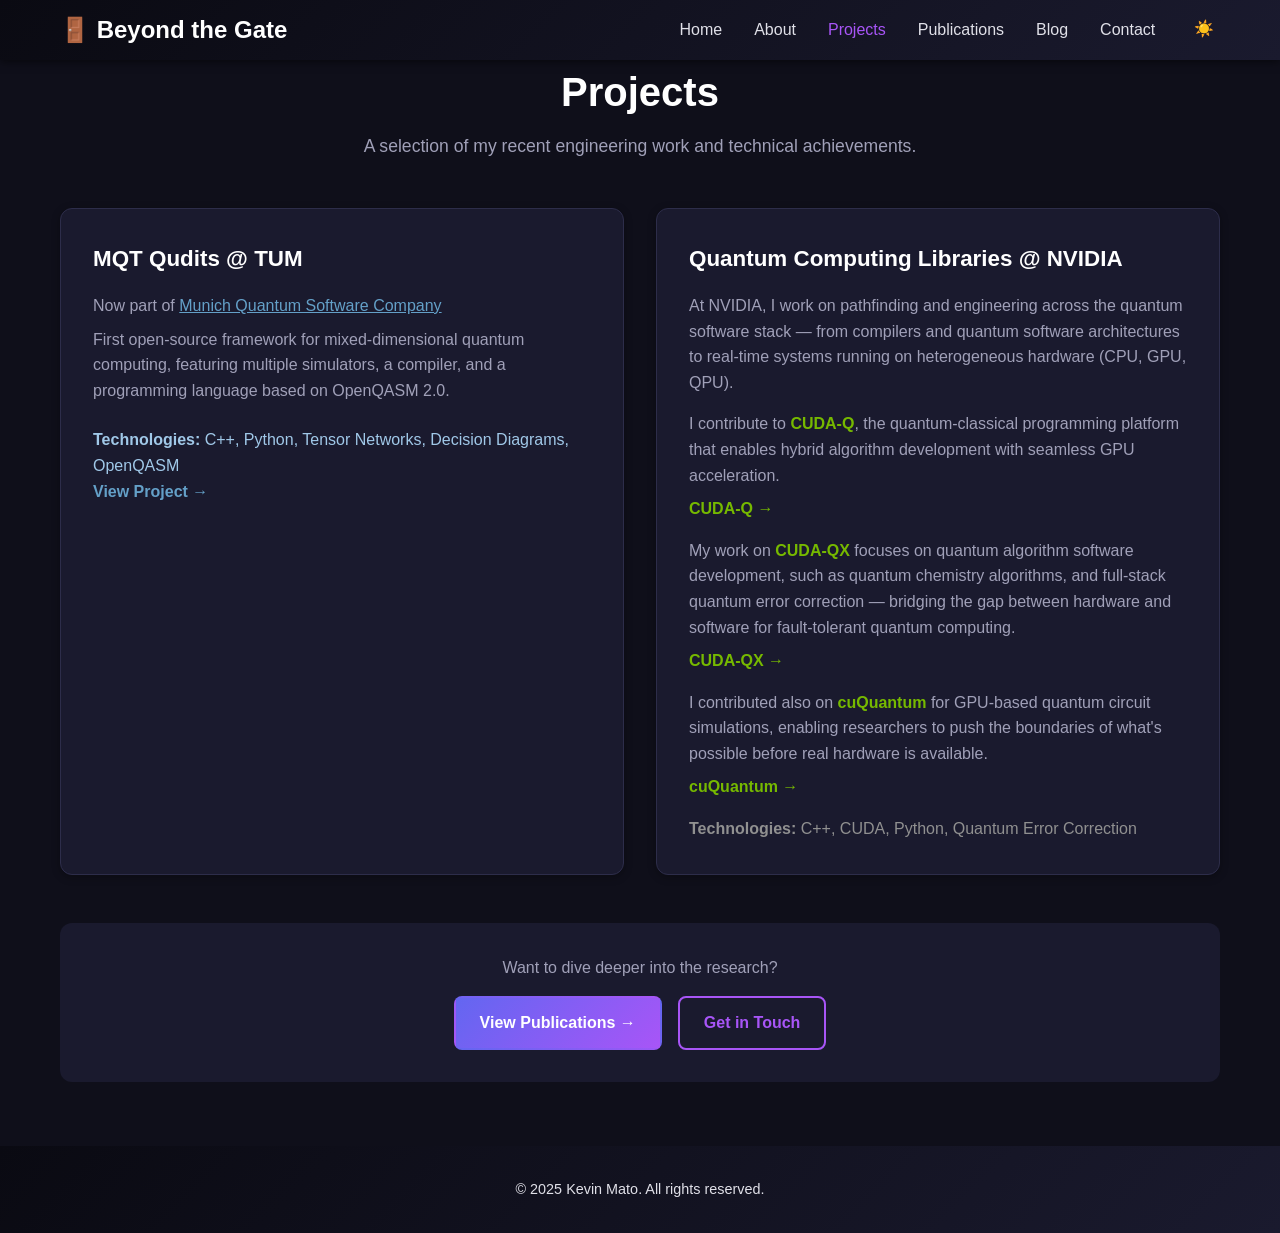
<file: projects.html>
<!--
  Beyond the Gate - Personal Website Template
  
  Copyright (c) 2025 Kevin Mato. All rights reserved.
  Licensed under MIT with Attribution Requirement.
  https://github.com/KevinMTO/beyond-gate
  
  If you use this template, you must include attribution to Kevin Mato.
  See LICENSE file for full terms.
-->
<!DOCTYPE html>
<html lang="en">
<head>
    <meta charset="UTF-8">
    <meta name="viewport" content="width=device-width, initial-scale=1.0">
    
    <!-- Primary Meta Tags -->
    <title>Projects - Kevin Mato | Quantum Computing &amp; HPC</title>
    <meta name="title" content="Projects - Kevin Mato | Quantum Computing & HPC">
    <meta name="description" content="Explore Kevin Mato's projects including MQT Qudits, quantum molecular docking, and NVIDIA quantum libraries. Open-source quantum computing software and HPC tools.">
    <meta name="keywords" content="Kevin Mato, projects, MQT Qudits, quantum computing, NVIDIA, HPC, open source, quantum simulation, quantum compilation">
    <meta name="author" content="Kevin Mato">
    <meta name="robots" content="index, follow">
    
    <!-- Canonical URL -->
    <link rel="canonical" href="https://kevinmto.github.io/beyond-gate/projects.html">
    
    <!-- Open Graph / Facebook -->
    <meta property="og:type" content="website">
    <meta property="og:url" content="https://kevinmto.github.io/beyond-gate/projects.html">
    <meta property="og:title" content="Projects - Kevin Mato | Quantum Computing & HPC">
    <meta property="og:description" content="Explore Kevin Mato's projects including MQT Qudits, quantum molecular docking, and NVIDIA quantum libraries.">
    <meta property="og:image" content="https://kevinmto.github.io/beyond-gate/img/kevin-mato-quantum-computing-engineer.png">
    <meta property="og:site_name" content="Beyond the Gate - Kevin Mato">
    
    <!-- Twitter Card -->
    <meta name="twitter:card" content="summary_large_image">
    <meta name="twitter:site" content="@QuantumMato">
    <meta name="twitter:creator" content="@QuantumMato">
    <meta name="twitter:url" content="https://kevinmto.github.io/beyond-gate/projects.html">
    <meta name="twitter:title" content="Projects - Kevin Mato | Quantum Computing & HPC">
    <meta name="twitter:description" content="Explore Kevin Mato's projects including MQT Qudits, quantum molecular docking, and NVIDIA quantum libraries.">
    <meta name="twitter:image" content="https://kevinmto.github.io/beyond-gate/img/kevin-mato-quantum-computing-engineer.png">
    
    <!-- Google Search Console Verification -->
    <meta name="google-site-verification" content="YOUR_VERIFICATION_CODE_HERE">
    
    <!-- Favicon -->
    <link rel="icon" type="image/svg+xml" href="img/favicon.svg">
    <link rel="icon" type="image/png" sizes="32x32" href="img/favicon-32x32.png">
    <link rel="icon" type="image/png" sizes="16x16" href="img/favicon-16x16.png">
    <link rel="apple-touch-icon" sizes="180x180" href="img/apple-touch-icon.png">
    
    <link rel="stylesheet" href="css/style.css">
    
    <!-- JSON-LD Structured Data: CollectionPage + SoftwareApplication + BreadcrumbList -->
    <script type="application/ld+json">
    {
        "@context": "https://schema.org",
        "@graph": [
            {
                "@type": "BreadcrumbList",
                "itemListElement": [
                    {
                        "@type": "ListItem",
                        "position": 1,
                        "name": "Home",
                        "item": "https://kevinmto.github.io/beyond-gate/"
                    },
                    {
                        "@type": "ListItem",
                        "position": 2,
                        "name": "Projects",
                        "item": "https://kevinmto.github.io/beyond-gate/projects.html"
                    }
                ]
            },
            {
                "@type": "CollectionPage",
                "url": "https://kevinmto.github.io/beyond-gate/projects.html",
                "name": "Projects by Kevin Mato",
                "description": "A collection of quantum computing and HPC projects by Kevin Mato.",
                "author": {
                    "@id": "https://kevinmto.github.io/beyond-gate/#person"
                },
                "isPartOf": {
                    "@id": "https://kevinmto.github.io/beyond-gate/#website"
                }
            },
            {
                "@type": "SoftwareApplication",
                "name": "MQT Qudits",
                "description": "First open-source framework for mixed-dimensional quantum computing, featuring multiple simulators, a compiler, and a programming language based on OpenQASM 2.0.",
                "applicationCategory": "Quantum Computing Software",
                "operatingSystem": "Cross-platform",
                "programmingLanguage": ["C++", "Python"],
                "url": "https://github.com/cda-tum/mqt-qudits",
                "author": {
                    "@id": "https://kevinmto.github.io/beyond-gate/#person"
                },
                "dateCreated": "2023",
                "license": "https://opensource.org/licenses/MIT",
                "keywords": ["quantum computing", "qudit", "quantum simulation", "quantum compilation"]
            },
            {
                "@type": "Person",
                "@id": "https://kevinmto.github.io/beyond-gate/#person",
                "name": "Kevin Mato",
                "jobTitle": "Quantum Computing Libraries Engineer",
                "worksFor": {
                    "@type": "Organization",
                    "name": "NVIDIA"
                },
                "url": "https://kevinmto.github.io/beyond-gate/"
            }
        ]
    }
    </script>
</head>
<body>
    <header>
        <nav class="navbar">
            <div class="nav-container">
                <a href="index.html" class="nav-brand">🚪 Beyond the Gate</a>
                <ul class="nav-menu">
                    <li><a href="index.html" class="nav-link">Home</a></li>
                    <li><a href="about.html" class="nav-link">About</a></li>
                    <li><a href="projects.html" class="nav-link active">Projects</a></li>
                    <li><a href="publications.html" class="nav-link">Publications</a></li>
                    <li><a href="blog.html" class="nav-link">Blog</a></li>
                    <li><a href="contact.html" class="nav-link">Contact</a></li>
                    <li><button id="dark-mode-toggle" class="dark-mode-toggle" onclick="toggleDarkMode()" title="Toggle Dark Mode">🌙</button></li>
                </ul>
            </div>
        </nav>
    </header>

    <main class="container">
        <div class="page-header">
            <h1>Projects</h1>
            <p>A selection of my recent engineering work and technical achievements.</p>
        </div>

        <!-- Projects grid - pre-rendered for SEO, then updated by JS -->
        <div id="projects-grid" class="projects-grid">
            <div class="project-card tum-card">
                <h3>MQT Qudits @ TUM</h3>
                <p style="margin-bottom: 0.5rem;">Now part of <a href="https://munichquantum.software/" target="_blank" rel="noopener noreferrer">Munich Quantum Software Company</a></p>
                <p>First open-source framework for mixed-dimensional quantum computing, featuring multiple simulators, a compiler, and a programming language based on OpenQASM 2.0.</p>
                <div class="project-tech">
                    <strong>Technologies:</strong> C++, Python, Tensor Networks, Decision Diagrams, OpenQASM
                </div>
                <a href="https://github.com/cda-tum/mqt-qudits" class="project-link" target="_blank" rel="noopener noreferrer">
                    View Project →
                </a>
            </div>
            <div class="project-card nvidia-card">
                <h3>Quantum Computing Libraries @ NVIDIA</h3>
                <p style="margin-bottom: 1rem;">At NVIDIA, I work on pathfinding and engineering across the quantum software stack — from compilers and quantum software architectures to real-time systems running on heterogeneous hardware (CPU, GPU, QPU).</p>
                
                <p style="margin-bottom: 0.5rem;">I contribute to <strong style="color: #76b900;">CUDA-Q</strong>, the quantum-classical programming platform that enables hybrid algorithm development with seamless GPU acceleration.</p>
                <a href="https://github.com/NVIDIA/cuda-quantum" class="project-link" target="_blank" rel="noopener noreferrer" style="margin-bottom: 1rem; display: inline-block;">CUDA-Q →</a>
                
                <p style="margin-bottom: 0.5rem;">My work on <strong style="color: #76b900;">CUDA-QX</strong> focuses on quantum algorithm software development, such as quantum chemistry algorithms, and full-stack quantum error correction — bridging the gap between hardware and software for fault-tolerant quantum computing.</p>
                <a href="https://github.com/NVIDIA/cudaqx" class="project-link" target="_blank" rel="noopener noreferrer" style="margin-bottom: 1rem; display: inline-block;">CUDA-QX →</a>
                
                <p style="margin-bottom: 0.5rem;">I contributed also on <strong style="color: #76b900;">cuQuantum</strong> for GPU-based quantum circuit simulations, enabling researchers to push the boundaries of what's possible before real hardware is available.</p>
                <a href="https://github.com/NVIDIA/cuQuantum" class="project-link" target="_blank" rel="noopener noreferrer" style="margin-bottom: 1rem; display: inline-block;">cuQuantum →</a>
                
                <div class="project-tech">
                    <strong>Technologies:</strong> C++, CUDA, Python, Quantum Error Correction
                </div>
            </div>
        </div>

        <!-- Page Navigation -->
        <div style="margin-top: 3rem; padding: 2rem; background: #f8f9fa; border-radius: 12px; text-align: center;">
            <p style="color: #666; margin-bottom: 1rem;">Want to dive deeper into the research?</p>
            <div style="display: flex; gap: 1rem; justify-content: center; flex-wrap: wrap;">
                <a href="publications.html" class="btn btn-primary">View Publications →</a>
                <a href="contact.html" class="btn btn-secondary">Get in Touch</a>
            </div>
        </div>
    </main>

    <footer>
        <div class="container">
            <p>&copy; 2025 <span id="footer-name">Kevin Mato</span>. All rights reserved.</p>
        </div>
    </footer>

    <script src="js/main.js"></script>
    <script>
        // Load site data for footer name only (projects are pre-rendered)
        document.addEventListener('DOMContentLoaded', function() {
            initDarkMode();
            loadSiteData(); // For footer name
        });
    </script>
</body>
</html>
</file>
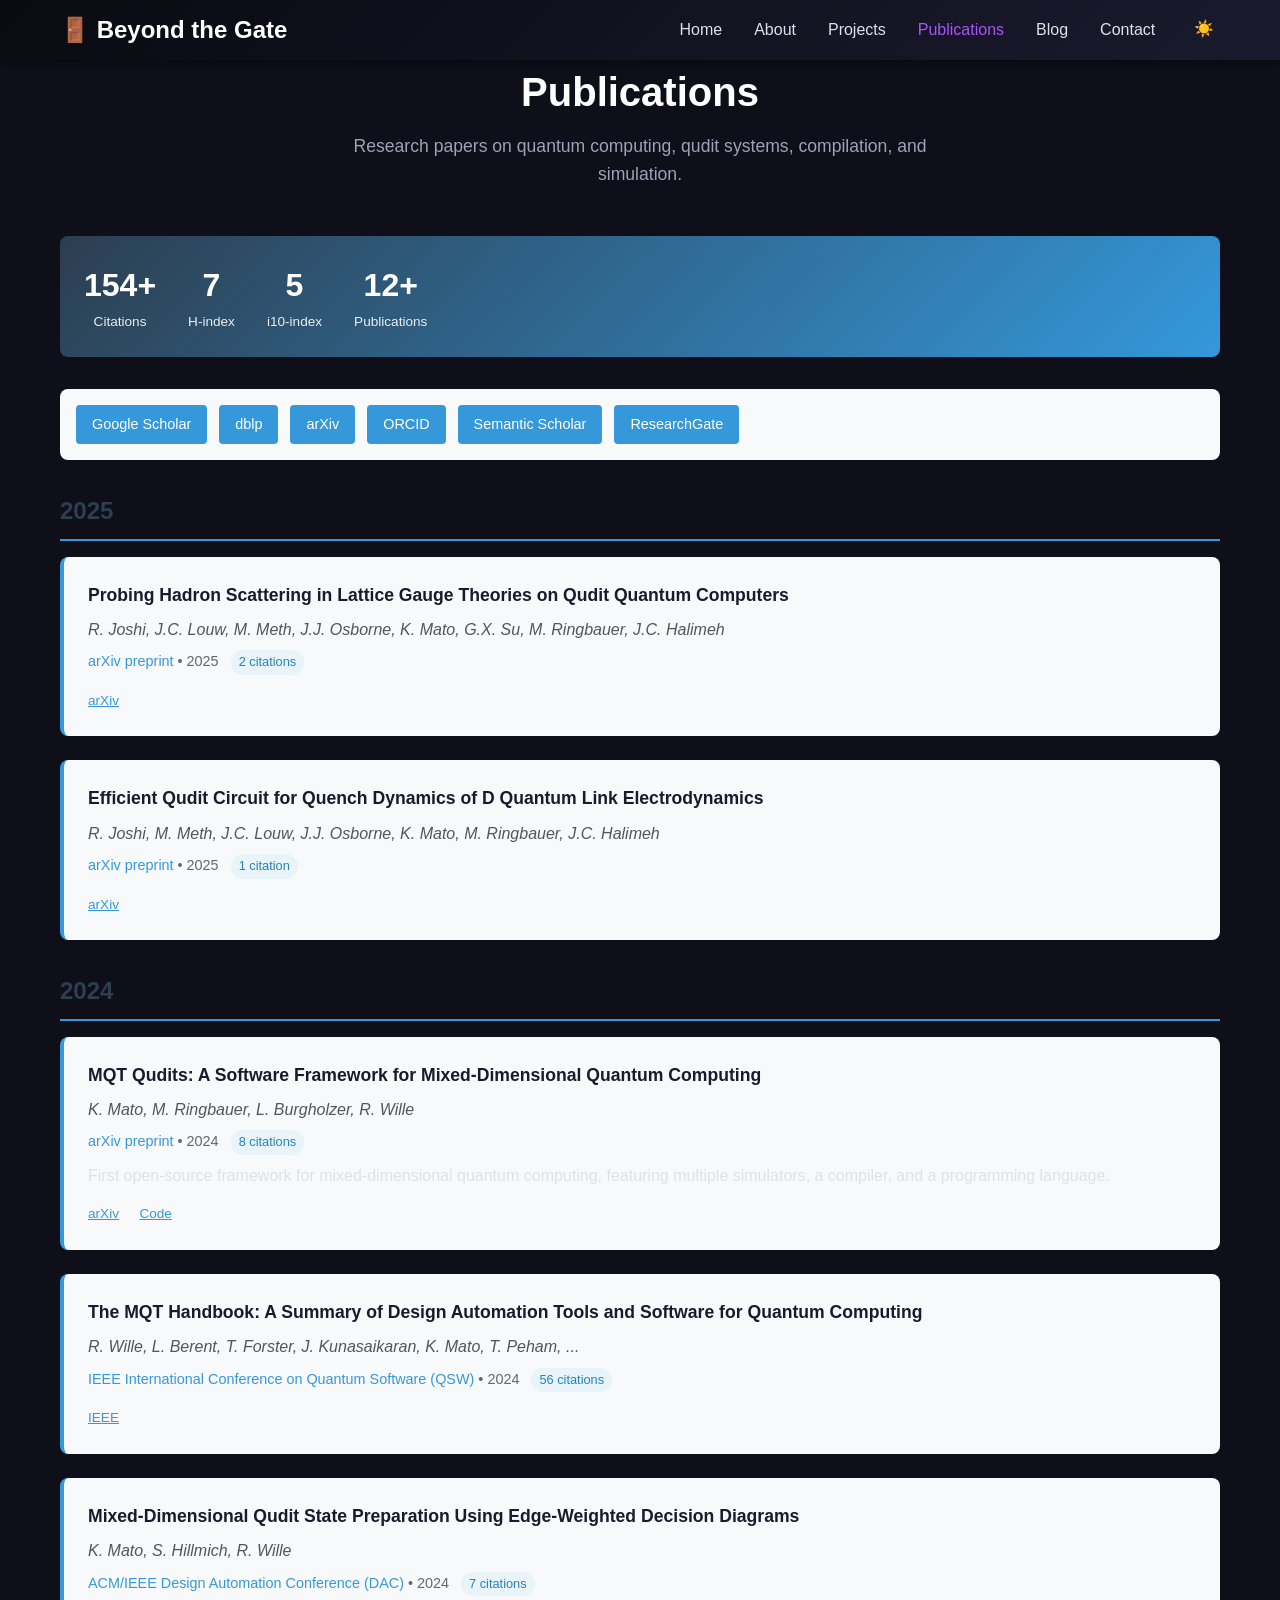
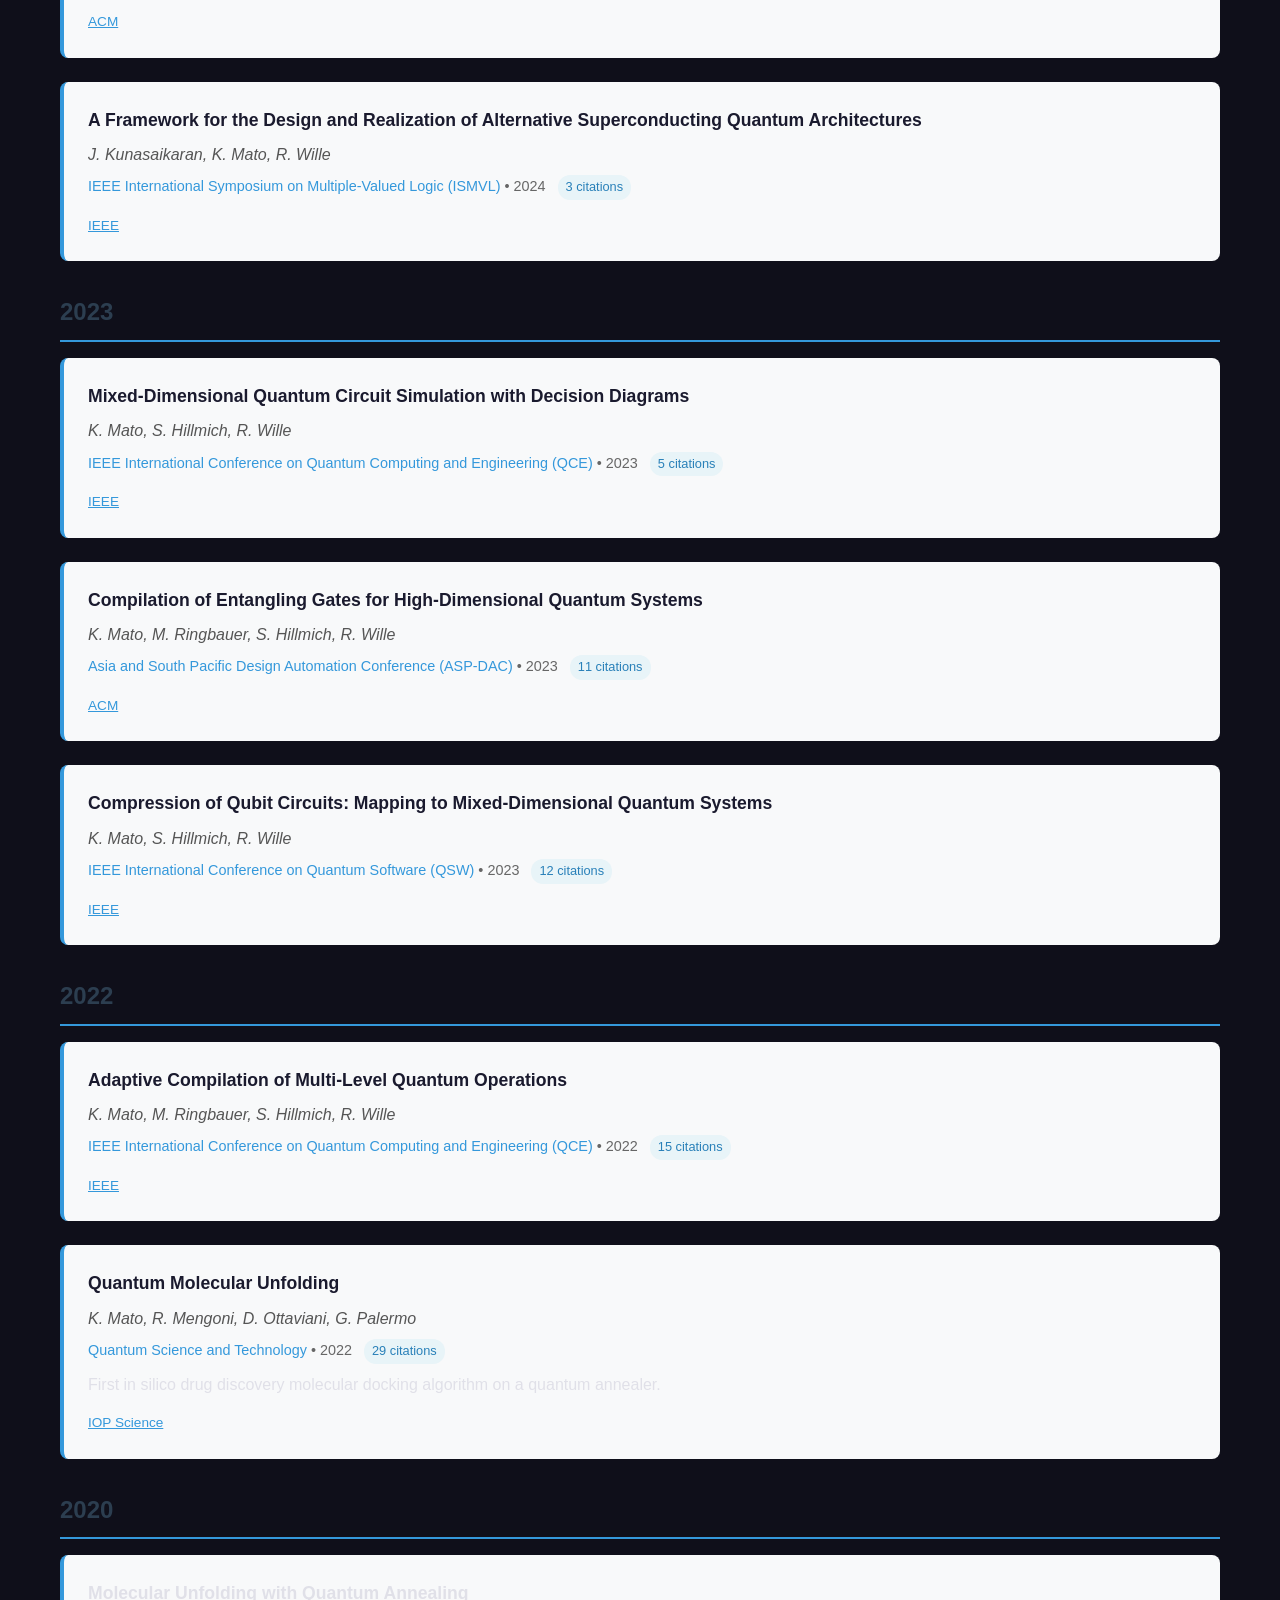
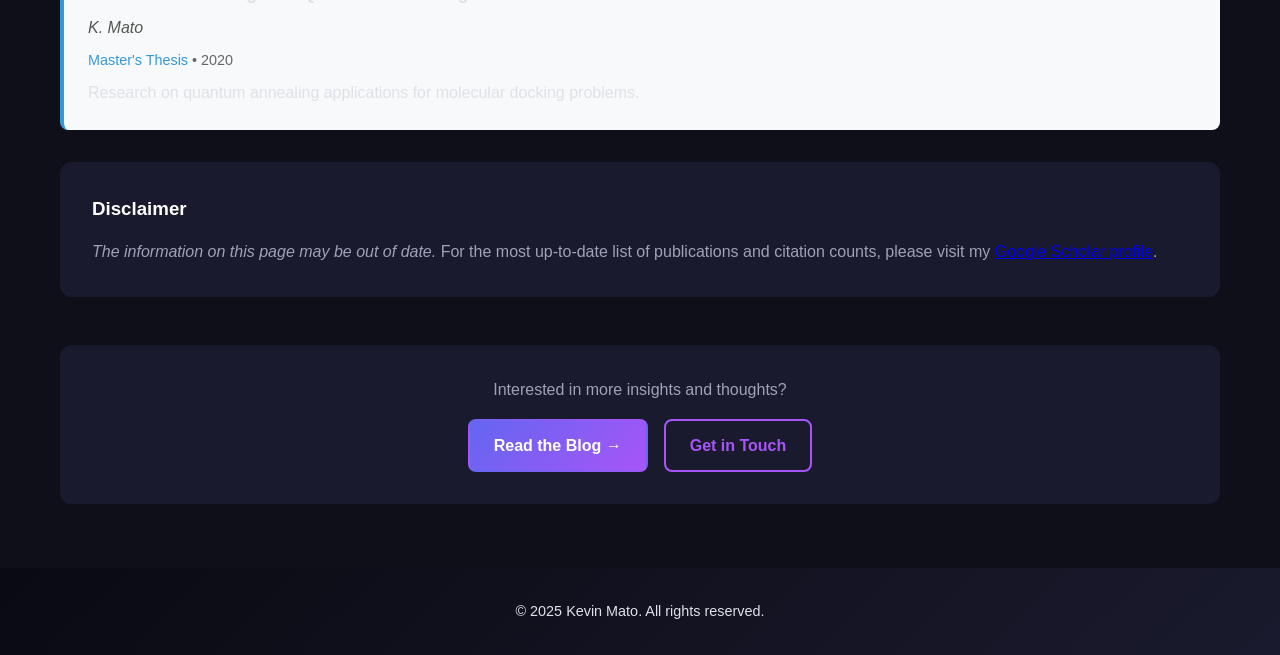
<file: publications.html>
<!--
  Beyond the Gate - Personal Website Template
  
  Copyright (c) 2025 Kevin Mato. All rights reserved.
  Licensed under MIT with Attribution Requirement.
  https://github.com/KevinMTO/beyond-gate
  
  If you use this template, you must include attribution to Kevin Mato.
  See LICENSE file for full terms.
-->
<!DOCTYPE html>
<html lang="en">
<head>
    <meta charset="UTF-8">
    <meta name="viewport" content="width=device-width, initial-scale=1.0">
    
    <!-- Primary Meta Tags -->
    <title>Publications - Kevin Mato | Quantum Computing Research</title>
    <meta name="title" content="Publications - Kevin Mato | Quantum Computing Research">
    <meta name="description" content="Research publications by Kevin Mato on quantum computing, qudit systems, quantum compilation, and high-performance computing. 154+ citations, H-index 7.">
    <meta name="keywords" content="Kevin Mato, publications, research, quantum computing, qudits, MQT Qudits, quantum compilation, quantum simulation, arXiv, IEEE">
    <meta name="author" content="Kevin Mato">
    <meta name="robots" content="index, follow">
    
    <!-- Canonical URL -->
    <link rel="canonical" href="https://kevinmto.github.io/beyond-gate/publications.html">
    
    <!-- Open Graph / Facebook -->
    <meta property="og:type" content="website">
    <meta property="og:url" content="https://kevinmto.github.io/beyond-gate/publications.html">
    <meta property="og:title" content="Publications - Kevin Mato | Quantum Computing Research">
    <meta property="og:description" content="Research publications by Kevin Mato on quantum computing, qudit systems, quantum compilation, and HPC. 154+ citations.">
    <meta property="og:image" content="https://kevinmto.github.io/beyond-gate/img/kevin-mato-quantum-computing-engineer.png">
    <meta property="og:site_name" content="Beyond the Gate - Kevin Mato">
    
    <!-- Twitter Card -->
    <meta name="twitter:card" content="summary_large_image">
    <meta name="twitter:site" content="@QuantumMato">
    <meta name="twitter:creator" content="@QuantumMato">
    <meta name="twitter:url" content="https://kevinmto.github.io/beyond-gate/publications.html">
    <meta name="twitter:title" content="Publications - Kevin Mato | Quantum Computing Research">
    <meta name="twitter:description" content="Research publications by Kevin Mato on quantum computing, qudit systems, and HPC. 154+ citations.">
    <meta name="twitter:image" content="https://kevinmto.github.io/beyond-gate/img/kevin-mato-quantum-computing-engineer.png">
    
    <!-- Google Search Console Verification -->
    <meta name="google-site-verification" content="YOUR_VERIFICATION_CODE_HERE">
    
    <!-- Favicon -->
    <link rel="icon" type="image/svg+xml" href="img/favicon.svg">
    <link rel="icon" type="image/png" sizes="32x32" href="img/favicon-32x32.png">
    <link rel="icon" type="image/png" sizes="16x16" href="img/favicon-16x16.png">
    <link rel="apple-touch-icon" sizes="180x180" href="img/apple-touch-icon.png">
    
    <link rel="stylesheet" href="css/style.css">
    
    <style>
        .publication-item {
            background: var(--card-bg, #f8f9fa);
            border-radius: 8px;
            padding: 1.5rem;
            margin-bottom: 1.5rem;
            border-left: 4px solid var(--primary-color, #3498db);
        }
        .publication-item h3 {
            margin: 0 0 0.5rem 0;
            font-size: 1.1rem;
        }
        .publication-item h3 a {
            color: var(--text-color, #1a1a2e);
            text-decoration: none;
        }
        .publication-item h3 a:hover {
            color: var(--primary-color, #3498db);
        }
        .publication-meta {
            color: var(--text-muted, #666);
            font-size: 0.9rem;
            margin-bottom: 0.5rem;
        }
        .publication-authors {
            font-style: italic;
            margin-bottom: 0.5rem;
            color: #555;
        }
        .publication-venue {
            color: var(--primary-color, #3498db);
            font-weight: 500;
        }
        .publication-citations {
            display: inline-block;
            background: #e8f4f8;
            color: #2980b9;
            padding: 2px 8px;
            border-radius: 12px;
            font-size: 0.8rem;
            margin-left: 0.5rem;
        }
        .publication-links {
            margin-top: 0.75rem;
        }
        .publication-links a {
            display: inline-block;
            margin-right: 1rem;
            font-size: 0.85rem;
            color: var(--primary-color, #3498db);
        }
        .publication-year {
            font-size: 1.5rem;
            font-weight: bold;
            color: var(--primary-color, #2c3e50);
            margin: 2rem 0 1rem;
            padding-bottom: 0.5rem;
            border-bottom: 2px solid var(--primary-color, #3498db);
        }
        .profile-links {
            display: flex;
            flex-wrap: wrap;
            gap: 0.75rem;
            margin-bottom: 2rem;
            padding: 1rem;
            background: var(--card-bg, #f8f9fa);
            border-radius: 8px;
        }
        .profile-links a {
            padding: 0.5rem 1rem;
            background: #3498db;
            color: white;
            border-radius: 4px;
            text-decoration: none;
            font-size: 0.9rem;
        }
        .profile-links a:hover {
            background: #2980b9;
        }
        .stats-box {
            display: flex;
            gap: 2rem;
            margin-bottom: 2rem;
            padding: 1.5rem;
            background: linear-gradient(135deg, #2c3e50 0%, #3498db 100%);
            border-radius: 8px;
            color: white;
            flex-wrap: wrap;
        }
        .stat-item {
            text-align: center;
        }
        .stat-number {
            font-size: 2rem;
            font-weight: bold;
        }
        .stat-label {
            font-size: 0.85rem;
            opacity: 0.9;
        }
    </style>
    
    <!-- JSON-LD Structured Data -->
    <script type="application/ld+json">
    {
        "@context": "https://schema.org",
        "@graph": [
            {
                "@type": "BreadcrumbList",
                "itemListElement": [
                    {
                        "@type": "ListItem",
                        "position": 1,
                        "name": "Home",
                        "item": "https://kevinmto.github.io/beyond-gate/"
                    },
                    {
                        "@type": "ListItem",
                        "position": 2,
                        "name": "Publications",
                        "item": "https://kevinmto.github.io/beyond-gate/publications.html"
                    }
                ]
            },
            {
                "@type": "CollectionPage",
                "url": "https://kevinmto.github.io/beyond-gate/publications.html",
                "name": "Publications by Kevin Mato",
                "description": "Research publications by Kevin Mato on quantum computing, qudit systems, and high-performance computing.",
                "author": {
                    "@id": "https://kevinmto.github.io/beyond-gate/#person"
                }
            },
            {
                "@type": "Person",
                "@id": "https://kevinmto.github.io/beyond-gate/#person",
                "name": "Kevin Mato",
                "jobTitle": "Quantum Computing Libraries Engineer",
                "worksFor": {"@type": "Organization", "name": "NVIDIA"},
                "sameAs": [
                    "https://scholar.google.com/citations?user=2l0R_hkAAAAJ",
                    "https://orcid.org/0000-0003-2073-5226",
                    "https://dblp.org/pid/334/2766.html"
                ]
            },
            {
                "@type": "ScholarlyArticle",
                "headline": "MQT Qudits: A Software Framework for Mixed-Dimensional Quantum Computing",
                "author": [{"@type": "Person", "name": "Kevin Mato"}, {"@type": "Person", "name": "Martin Ringbauer"}, {"@type": "Person", "name": "Lukas Burgholzer"}, {"@type": "Person", "name": "Robert Wille"}],
                "datePublished": "2024",
                "url": "https://arxiv.org/abs/2410.02854"
            },
            {
                "@type": "ScholarlyArticle",
                "headline": "Quantum Molecular Unfolding",
                "author": [{"@type": "Person", "name": "Kevin Mato"}, {"@type": "Person", "name": "Riccardo Mengoni"}, {"@type": "Person", "name": "Daniele Ottaviani"}, {"@type": "Person", "name": "Gianluca Palermo"}],
                "datePublished": "2022",
                "isPartOf": {"@type": "Periodical", "name": "Quantum Science and Technology"}
            }
        ]
    }
    </script>
</head>
<body>
    <header>
        <nav class="navbar">
            <div class="nav-container">
                <a href="index.html" class="nav-brand">🚪 Beyond the Gate</a>
                <ul class="nav-menu">
                    <li><a href="index.html" class="nav-link">Home</a></li>
                    <li><a href="about.html" class="nav-link">About</a></li>
                    <li><a href="projects.html" class="nav-link">Projects</a></li>
                    <li><a href="publications.html" class="nav-link active">Publications</a></li>
                    <li><a href="blog.html" class="nav-link">Blog</a></li>
                    <li><a href="contact.html" class="nav-link">Contact</a></li>
                    <li><button id="dark-mode-toggle" class="dark-mode-toggle" onclick="toggleDarkMode()" title="Toggle Dark Mode">🌙</button></li>
                </ul>
            </div>
        </nav>
    </header>

    <main class="container">
        <div class="page-header">
            <h1>Publications</h1>
            <p>Research papers on quantum computing, qudit systems, compilation, and simulation.</p>
        </div>

        <!-- Citation Stats -->
        <div class="stats-box">
            <div class="stat-item">
                <div class="stat-number">154+</div>
                <div class="stat-label">Citations</div>
            </div>
            <div class="stat-item">
                <div class="stat-number">7</div>
                <div class="stat-label">H-index</div>
            </div>
            <div class="stat-item">
                <div class="stat-number">5</div>
                <div class="stat-label">i10-index</div>
            </div>
            <div class="stat-item">
                <div class="stat-number">12+</div>
                <div class="stat-label">Publications</div>
            </div>
        </div>

        <!-- Academic Profile Links -->
        <div class="profile-links">
            <a href="https://scholar.google.com/citations?user=2l0R_hkAAAAJ" target="_blank" rel="noopener noreferrer">Google Scholar</a>
            <a href="https://dblp.org/pid/334/2766.html" target="_blank" rel="noopener noreferrer">dblp</a>
            <a href="https://arxiv.org/search/quant-ph?searchtype=author&query=Mato%2C+K" target="_blank" rel="noopener noreferrer">arXiv</a>
            <a href="https://orcid.org/0000-0003-2073-5226" target="_blank" rel="noopener noreferrer">ORCID</a>
            <a href="https://www.semanticscholar.org/author/Kevin-Mato/2121403410" target="_blank" rel="noopener noreferrer">Semantic Scholar</a>
            <a href="https://www.researchgate.net/profile/Kevin-Mato" target="_blank" rel="noopener noreferrer">ResearchGate</a>
        </div>

        <!-- Publications by Year -->
        <section class="publications-list">
            
            <h2 class="publication-year">2025</h2>
            
            <div class="publication-item">
                <h3><a href="https://arxiv.org/abs/2507.12614" target="_blank" rel="noopener noreferrer">Probing Hadron Scattering in Lattice Gauge Theories on Qudit Quantum Computers</a></h3>
                <p class="publication-authors">R. Joshi, J.C. Louw, M. Meth, J.J. Osborne, K. Mato, G.X. Su, M. Ringbauer, J.C. Halimeh</p>
                <p class="publication-meta"><span class="publication-venue">arXiv preprint</span> • 2025 <span class="publication-citations">2 citations</span></p>
                <div class="publication-links">
                    <a href="https://arxiv.org/abs/2507.12614" target="_blank" rel="noopener noreferrer">arXiv</a>
                </div>
            </div>

            <div class="publication-item">
                <h3><a href="https://arxiv.org/abs/2507.12589" target="_blank" rel="noopener noreferrer">Efficient Qudit Circuit for Quench Dynamics of D Quantum Link Electrodynamics</a></h3>
                <p class="publication-authors">R. Joshi, M. Meth, J.C. Louw, J.J. Osborne, K. Mato, M. Ringbauer, J.C. Halimeh</p>
                <p class="publication-meta"><span class="publication-venue">arXiv preprint</span> • 2025 <span class="publication-citations">1 citation</span></p>
                <div class="publication-links">
                    <a href="https://arxiv.org/abs/2507.12589" target="_blank" rel="noopener noreferrer">arXiv</a>
                </div>
            </div>

            <h2 class="publication-year">2024</h2>
            
            <div class="publication-item">
                <h3><a href="https://arxiv.org/abs/2410.02854" target="_blank" rel="noopener noreferrer">MQT Qudits: A Software Framework for Mixed-Dimensional Quantum Computing</a></h3>
                <p class="publication-authors">K. Mato, M. Ringbauer, L. Burgholzer, R. Wille</p>
                <p class="publication-meta"><span class="publication-venue">arXiv preprint</span> • 2024 <span class="publication-citations">8 citations</span></p>
                <p>First open-source framework for mixed-dimensional quantum computing, featuring multiple simulators, a compiler, and a programming language.</p>
                <div class="publication-links">
                    <a href="https://arxiv.org/abs/2410.02854" target="_blank" rel="noopener noreferrer">arXiv</a>
                    <a href="https://github.com/cda-tum/mqt-qudits" target="_blank" rel="noopener noreferrer">Code</a>
                </div>
            </div>

            <div class="publication-item">
                <h3><a href="https://ieeexplore.ieee.org/document/10670603" target="_blank" rel="noopener noreferrer">The MQT Handbook: A Summary of Design Automation Tools and Software for Quantum Computing</a></h3>
                <p class="publication-authors">R. Wille, L. Berent, T. Forster, J. Kunasaikaran, K. Mato, T. Peham, ...</p>
                <p class="publication-meta"><span class="publication-venue">IEEE International Conference on Quantum Software (QSW)</span> • 2024 <span class="publication-citations">56 citations</span></p>
                <div class="publication-links">
                    <a href="https://ieeexplore.ieee.org/document/10670603" target="_blank" rel="noopener noreferrer">IEEE</a>
                </div>
            </div>

            <div class="publication-item">
                <h3><a href="https://dl.acm.org/doi/10.1145/3649329.3655915" target="_blank" rel="noopener noreferrer">Mixed-Dimensional Qudit State Preparation Using Edge-Weighted Decision Diagrams</a></h3>
                <p class="publication-authors">K. Mato, S. Hillmich, R. Wille</p>
                <p class="publication-meta"><span class="publication-venue">ACM/IEEE Design Automation Conference (DAC)</span> • 2024 <span class="publication-citations">7 citations</span></p>
                <div class="publication-links">
                    <a href="https://dl.acm.org/doi/10.1145/3649329.3655915" target="_blank" rel="noopener noreferrer">ACM</a>
                </div>
            </div>

            <div class="publication-item">
                <h3><a href="https://ieeexplore.ieee.org/document/10508627" target="_blank" rel="noopener noreferrer">A Framework for the Design and Realization of Alternative Superconducting Quantum Architectures</a></h3>
                <p class="publication-authors">J. Kunasaikaran, K. Mato, R. Wille</p>
                <p class="publication-meta"><span class="publication-venue">IEEE International Symposium on Multiple-Valued Logic (ISMVL)</span> • 2024 <span class="publication-citations">3 citations</span></p>
                <div class="publication-links">
                    <a href="https://ieeexplore.ieee.org/document/10508627" target="_blank" rel="noopener noreferrer">IEEE</a>
                </div>
            </div>

            <h2 class="publication-year">2023</h2>
            
            <div class="publication-item">
                <h3><a href="https://ieeexplore.ieee.org/document/10313622" target="_blank" rel="noopener noreferrer">Mixed-Dimensional Quantum Circuit Simulation with Decision Diagrams</a></h3>
                <p class="publication-authors">K. Mato, S. Hillmich, R. Wille</p>
                <p class="publication-meta"><span class="publication-venue">IEEE International Conference on Quantum Computing and Engineering (QCE)</span> • 2023 <span class="publication-citations">5 citations</span></p>
                <div class="publication-links">
                    <a href="https://ieeexplore.ieee.org/document/10313622" target="_blank" rel="noopener noreferrer">IEEE</a>
                </div>
            </div>

            <div class="publication-item">
                <h3><a href="https://dl.acm.org/doi/10.1145/3566097.3567930" target="_blank" rel="noopener noreferrer">Compilation of Entangling Gates for High-Dimensional Quantum Systems</a></h3>
                <p class="publication-authors">K. Mato, M. Ringbauer, S. Hillmich, R. Wille</p>
                <p class="publication-meta"><span class="publication-venue">Asia and South Pacific Design Automation Conference (ASP-DAC)</span> • 2023 <span class="publication-citations">11 citations</span></p>
                <div class="publication-links">
                    <a href="https://dl.acm.org/doi/10.1145/3566097.3567930" target="_blank" rel="noopener noreferrer">ACM</a>
                </div>
            </div>

            <div class="publication-item">
                <h3><a href="https://ieeexplore.ieee.org/document/10234046" target="_blank" rel="noopener noreferrer">Compression of Qubit Circuits: Mapping to Mixed-Dimensional Quantum Systems</a></h3>
                <p class="publication-authors">K. Mato, S. Hillmich, R. Wille</p>
                <p class="publication-meta"><span class="publication-venue">IEEE International Conference on Quantum Software (QSW)</span> • 2023 <span class="publication-citations">12 citations</span></p>
                <div class="publication-links">
                    <a href="https://ieeexplore.ieee.org/document/10234046" target="_blank" rel="noopener noreferrer">IEEE</a>
                </div>
            </div>

            <h2 class="publication-year">2022</h2>
            
            <div class="publication-item">
                <h3><a href="https://ieeexplore.ieee.org/document/9951270" target="_blank" rel="noopener noreferrer">Adaptive Compilation of Multi-Level Quantum Operations</a></h3>
                <p class="publication-authors">K. Mato, M. Ringbauer, S. Hillmich, R. Wille</p>
                <p class="publication-meta"><span class="publication-venue">IEEE International Conference on Quantum Computing and Engineering (QCE)</span> • 2022 <span class="publication-citations">15 citations</span></p>
                <div class="publication-links">
                    <a href="https://ieeexplore.ieee.org/document/9951270" target="_blank" rel="noopener noreferrer">IEEE</a>
                </div>
            </div>

            <div class="publication-item">
                <h3><a href="https://iopscience.iop.org/article/10.1088/2058-9565/ac73f4" target="_blank" rel="noopener noreferrer">Quantum Molecular Unfolding</a></h3>
                <p class="publication-authors">K. Mato, R. Mengoni, D. Ottaviani, G. Palermo</p>
                <p class="publication-meta"><span class="publication-venue">Quantum Science and Technology</span> • 2022 <span class="publication-citations">29 citations</span></p>
                <p>First in silico drug discovery molecular docking algorithm on a quantum annealer.</p>
                <div class="publication-links">
                    <a href="https://iopscience.iop.org/article/10.1088/2058-9565/ac73f4" target="_blank" rel="noopener noreferrer">IOP Science</a>
                </div>
            </div>

            <h2 class="publication-year">2020</h2>
            
            <div class="publication-item">
                <h3>Molecular Unfolding with Quantum Annealing</h3>
                <p class="publication-authors">K. Mato</p>
                <p class="publication-meta"><span class="publication-venue">Master's Thesis</span> • 2020</p>
                <p>Research on quantum annealing applications for molecular docking problems.</p>
            </div>

        </section>

        <div class="contact-note" style="margin-top: 2rem;">
            <h3>Disclaimer</h3>
            <p><em>The information on this page may be out of date.</em> For the most up-to-date list of publications and citation counts, please visit my <a href="https://scholar.google.com/citations?user=2l0R_hkAAAAJ" target="_blank" rel="noopener noreferrer">Google Scholar profile</a>.</p>
        </div>

        <!-- Page Navigation -->
        <div style="margin-top: 3rem; padding: 2rem; background: #f8f9fa; border-radius: 12px; text-align: center;">
            <p style="color: #666; margin-bottom: 1rem;">Interested in more insights and thoughts?</p>
            <div style="display: flex; gap: 1rem; justify-content: center; flex-wrap: wrap;">
                <a href="blog.html" class="btn btn-primary">Read the Blog →</a>
                <a href="contact.html" class="btn btn-secondary">Get in Touch</a>
            </div>
        </div>
    </main>

    <footer>
        <div class="container">
            <p>&copy; 2025 <span id="footer-name">Kevin Mato</span>. All rights reserved.</p>
        </div>
    </footer>

    <script src="js/main.js"></script>
    <script>
        document.addEventListener('DOMContentLoaded', function() {
            initDarkMode();
            loadSiteData();
        });
    </script>
</body>
</html>
</file>
<file: css/style.css>
/*
 * Beyond the Gate - Personal Website Template
 * 
 * Copyright (c) 2025 Kevin Mato. All rights reserved.
 * Licensed under MIT with Attribution Requirement.
 * https://github.com/KevinMTO/beyond-gate
 * 
 * If you use this template, you must include attribution to Kevin Mato.
 * See LICENSE file for full terms.
 * 
 * ---
 * 
 * Color Palette: Quantum Purple
 * Primary: #1a1a2e (deep space)
 * Secondary: #6366f1 (indigo)
 * Accent: #a855f7 (violet)
 * Hover: #4f46e5
 * Text: #1a1a2e
 * Light: #f5f5fa
 * White: #ffffff
 */

/* Reset and base styles */
* {
    margin: 0;
    padding: 0;
    box-sizing: border-box;
}

html {
    font-size: 16px;
    line-height: 1.6;
}

body {
    font-family: -apple-system, BlinkMacSystemFont, 'Segoe UI', Roboto, Oxygen, Ubuntu, Cantarell, sans-serif;
    color: #1a1a2e;
    background-color: #ffffff;
    line-height: 1.6;
}

/* Container and layout */
.container {
    max-width: 1200px;
    margin: 0 auto;
    padding: 0 20px;
}

/* Navigation */
.navbar {
    background: linear-gradient(135deg, #1a1a2e 0%, #2d2d4a 100%);
    box-shadow: 0 2px 8px rgba(26, 26, 46, 0.3);
    position: sticky;
    top: 0;
    z-index: 100;
}

.nav-container {
    max-width: 1200px;
    margin: 0 auto;
    padding: 0 20px;
    display: flex;
    justify-content: space-between;
    align-items: center;
    height: 60px;
}

.nav-brand {
    color: #ffffff;
    text-decoration: none;
    font-weight: 700;
    font-size: 1.5rem;
}

.nav-menu {
    display: flex;
    list-style: none;
    gap: 2rem;
}

.nav-link {
    color: #e0e0e8;
    text-decoration: none;
    font-weight: 500;
    transition: color 0.3s ease;
}

.nav-link:hover,
.nav-link.active {
    color: #a855f7;
}

/* Mobile navigation */
@media (max-width: 768px) {
    .nav-menu {
        gap: 1rem;
        font-size: 0.9rem;
    }
    
    .nav-container {
        padding: 0 15px;
    }
}

/* Main content */
main {
    min-height: calc(100vh - 120px);
    padding: 2rem 0;
}

/* Hero section (homepage) */
.hero {
    text-align: center;
    padding: 4rem 0;
    max-width: 800px;
    margin: 0 auto;
}

.hero h1 {
    font-size: 3rem;
    font-weight: 700;
    margin-bottom: 0.5rem;
    color: #1a1a2e;
}

.hero h2 {
    font-size: 1.5rem;
    font-weight: 400;
    color: #6366f1;
    margin-bottom: 1.5rem;
}

.hero p {
    font-size: 1.2rem;
    margin-bottom: 2rem;
    color: #5a5a7a;
}

.hero-links {
    display: flex;
    gap: 1rem;
    justify-content: center;
    flex-wrap: wrap;
}

/* Buttons */
.btn {
    display: inline-block;
    padding: 12px 24px;
    border-radius: 8px;
    text-decoration: none;
    font-weight: 600;
    text-align: center;
    transition: all 0.3s ease;
    border: 2px solid transparent;
}

.btn-primary {
    background: linear-gradient(135deg, #6366f1 0%, #a855f7 100%);
    color: #ffffff;
}

.btn-primary:hover {
    background: linear-gradient(135deg, #4f46e5 0%, #9333ea 100%);
    transform: translateY(-2px);
    box-shadow: 0 4px 12px rgba(99, 102, 241, 0.4);
}

.btn-secondary {
    background: transparent;
    color: #6366f1;
    border-color: #6366f1;
}

.btn-secondary:hover {
    background: #6366f1;
    color: #ffffff;
    transform: translateY(-2px);
}

/* Quick links grid (homepage) */
.quick-links {
    padding: 4rem 0;
}

.link-grid {
    display: grid;
    grid-template-columns: repeat(auto-fit, minmax(250px, 1fr));
    gap: 2rem;
}

.link-card {
    background: #ffffff;
    border: 1px solid #e8e8f0;
    border-radius: 12px;
    padding: 2rem;
    text-decoration: none;
    color: #1a1a2e;
    transition: all 0.3s ease;
    box-shadow: 0 2px 8px rgba(26, 26, 46, 0.05);
    text-align: center;
}

.link-card:hover {
    border-color: #6366f1;
    box-shadow: 0 8px 24px rgba(99, 102, 241, 0.15);
    transform: translateY(-4px);
}

.link-card h3 {
    color: #1a1a2e;
    margin-bottom: 0.5rem;
    font-size: 1.3rem;
}

.link-card p {
    color: #5a5a7a;
    font-size: 0.95rem;
}

/* Page headers */
.page-header {
    text-align: center;
    margin-bottom: 3rem;
}

.page-header h1 {
    font-size: 2.5rem;
    font-weight: 700;
    color: #1a1a2e;
    margin-bottom: 0.5rem;
}

.page-header p {
    font-size: 1.1rem;
    color: #5a5a7a;
    max-width: 600px;
    margin: 0 auto;
}

/* About page styles */
.about-content {
    max-width: 800px;
    margin: 0 auto;
}

.about-section {
    margin-bottom: 3rem;
}

.about-section h2 {
    color: #1a1a2e;
    font-size: 1.8rem;
    margin-bottom: 1rem;
    padding-bottom: 0.5rem;
    border-bottom: 2px solid #e8e8f0;
}

.about-section p {
    margin-bottom: 1rem;
    line-height: 1.7;
}

.about-section ul {
    margin-left: 1.5rem;
    margin-bottom: 1rem;
}

.about-section li {
    margin-bottom: 0.5rem;
}

/* Projects page styles */
.projects-grid {
    display: grid;
    grid-template-columns: repeat(auto-fit, minmax(300px, 1fr));
    gap: 2rem;
}

.project-card {
    background: #ffffff;
    border: 1px solid #e8e8f0;
    border-radius: 12px;
    padding: 2rem;
    box-shadow: 0 2px 8px rgba(26, 26, 46, 0.05);
    transition: all 0.3s ease;
}

.project-card:hover {
    box-shadow: 0 8px 24px rgba(99, 102, 241, 0.15);
    transform: translateY(-4px);
}

.project-card h3 {
    color: #1a1a2e;
    font-size: 1.4rem;
    margin-bottom: 1rem;
}

.project-card p {
    color: #5a5a7a;
    line-height: 1.6;
    margin-bottom: 1.5rem;
}

.project-link {
    color: #6366f1;
    text-decoration: none;
    font-weight: 600;
    transition: color 0.3s ease;
}

.project-link:hover {
    color: #4f46e5;
}

/* NVIDIA Project Card - Special Styling */
.project-card.nvidia-card {
    background: linear-gradient(135deg, #1a1a1a 0%, #2d2d2d 100%);
    border: 1px solid #3d3d3d;
    color: #ffffff;
}

.project-card.nvidia-card:hover {
    box-shadow: 0 8px 24px rgba(118, 185, 0, 0.3);
    border-color: #76b900;
}

.project-card.nvidia-card h3 {
    color: #76b900;
}

.project-card.nvidia-card p {
    color: #b0b0b0;
}

.project-card.nvidia-card .project-tech {
    color: #909090;
}

.project-card.nvidia-card .project-link {
    color: #76b900;
}

.project-card.nvidia-card .project-link:hover {
    color: #8ed000;
}

/* TUM Project Card - Special Styling */
.project-card.tum-card {
    background: linear-gradient(135deg, #003359 0%, #0065BD 100%);
    border: 1px solid #005293;
    color: #ffffff;
}

.project-card.tum-card:hover {
    box-shadow: 0 8px 24px rgba(0, 101, 189, 0.4);
    border-color: #64A0C8;
}

.project-card.tum-card h3 {
    color: #ffffff;
}

.project-card.tum-card p {
    color: #d0e4f5;
}

.project-card.tum-card .project-tech {
    color: #a0c8e8;
}

.project-card.tum-card .project-link {
    color: #64A0C8;
}

.project-card.tum-card .project-link:hover {
    color: #ffffff;
}

.project-card.tum-card a {
    color: #64A0C8;
}

.project-card.tum-card a:hover {
    color: #ffffff;
}

/* Blog page styles */
.blog-posts {
    max-width: 800px;
    margin: 0 auto;
}

.blog-post-preview {
    background: #ffffff;
    border: 1px solid #e8e8f0;
    border-radius: 12px;
    padding: 2rem;
    margin-bottom: 2rem;
    box-shadow: 0 2px 8px rgba(26, 26, 46, 0.05);
    transition: all 0.3s ease;
}

.blog-post-preview:hover {
    box-shadow: 0 8px 24px rgba(99, 102, 241, 0.15);
    transform: translateY(-2px);
}

.blog-post-preview h2 {
    color: #1a1a2e;
    font-size: 1.6rem;
    margin-bottom: 0.5rem;
}

.blog-post-preview h2 a {
    color: inherit;
    text-decoration: none;
    transition: color 0.3s ease;
}

.blog-post-preview h2 a:hover {
    color: #6366f1;
}

.blog-post-meta {
    color: #5a5a7a;
    font-size: 0.9rem;
    margin-bottom: 1rem;
}

.blog-post-excerpt {
    color: #1a1a2e;
    line-height: 1.6;
    margin-bottom: 1rem;
}

.read-more {
    color: #6366f1;
    text-decoration: none;
    font-weight: 600;
    transition: color 0.3s ease;
}

.read-more:hover {
    color: #4f46e5;
}

/* Individual blog post styles */
.breadcrumb {
    margin-bottom: 2rem;
}

.breadcrumb a {
    color: #6366f1;
    text-decoration: none;
    font-weight: 500;
}

.breadcrumb a:hover {
    color: #4f46e5;
}

.blog-post {
    max-width: 800px;
    margin: 0 auto;
    background: #ffffff;
    border: 1px solid #e8e8f0;
    border-radius: 12px;
    padding: 3rem;
    box-shadow: 0 2px 8px rgba(26, 26, 46, 0.05);
}

.blog-post h1 {
    color: #1a1a2e;
    font-size: 2.2rem;
    margin-bottom: 0.5rem;
    line-height: 1.3;
}

.blog-post-meta {
    color: #5a5a7a;
    font-size: 0.9rem;
    margin-bottom: 2rem;
    padding-bottom: 1rem;
    border-bottom: 1px solid #e8e8f0;
}

.blog-post-content {
    line-height: 1.7;
}

.blog-post-content h2 {
    font-size: 1.6rem;
    color: #1a1a2e;
    margin-top: 2rem;
    margin-bottom: 1rem;
}

.blog-post-content h3 {
    font-size: 1.3rem;
    color: #1a1a2e;
    margin-top: 2rem;
    margin-bottom: 1rem;
}

.blog-post-content h4 {
    color: #1a1a2e;
    margin-top: 2rem;
    margin-bottom: 1rem;
}

.blog-post-content p {
    margin-bottom: 1.5rem;
}

.blog-post-content ul,
.blog-post-content ol {
    margin-left: 2rem;
    margin-bottom: 1.5rem;
}

.blog-post-content li {
    margin-bottom: 0.5rem;
}

.blog-post-content code {
    background: #f0f0f8;
    padding: 2px 6px;
    border-radius: 4px;
    font-family: 'Monaco', 'Menlo', 'Ubuntu Mono', monospace;
    font-size: 0.9rem;
    color: #6366f1;
}

.blog-post-content pre {
    background: linear-gradient(135deg, #1a1a2e 0%, #2d2d4a 100%);
    color: #e0e0e8;
    padding: 1.5rem;
    border-radius: 8px;
    overflow-x: auto;
    margin-bottom: 1.5rem;
}

.blog-post-content pre code {
    background: none;
    padding: 0;
    color: inherit;
}

/* Post navigation */
.post-navigation {
    margin-top: 3rem;
    padding-top: 2rem;
    border-top: 1px solid #e8e8f0;
    display: flex;
    justify-content: space-between;
    flex-wrap: wrap;
    gap: 1rem;
}

.post-nav-link {
    color: #6366f1;
    text-decoration: none;
    font-weight: 500;
    padding: 0.5rem 1rem;
    border: 1px solid #6366f1;
    border-radius: 6px;
    transition: all 0.3s ease;
}

.post-nav-link:hover {
    background: #6366f1;
    color: #ffffff;
}

/* Contact page styles */
.contact-content {
    max-width: 600px;
    margin: 0 auto;
    text-align: center;
}

.contact-info {
    margin-bottom: 3rem;
}

.contact-item {
    margin-bottom: 2rem;
}

.contact-item h3 {
    color: #1a1a2e;
    font-size: 1.3rem;
    margin-bottom: 0.5rem;
}

.contact-item a {
    color: #6366f1;
    text-decoration: none;
    font-size: 1.1rem;
    transition: color 0.3s ease;
}

.contact-item a:hover {
    color: #4f46e5;
}

.contact-links h3 {
    color: #1a1a2e;
    font-size: 1.3rem;
    margin-bottom: 1rem;
}

.social-links {
    display: flex;
    flex-direction: row;
    justify-content: center;
    gap: 0.75rem;
    flex-wrap: wrap;
}

.social-link {
    display: inline-block;
    padding: 10px 16px;
    background: linear-gradient(135deg, #6366f1 0%, #a855f7 100%);
    color: #ffffff;
    text-decoration: none;
    border-radius: 6px;
    font-weight: 600;
    font-size: 0.9rem;
    transition: all 0.3s ease;
}

.social-link:hover {
    background: linear-gradient(135deg, #4f46e5 0%, #9333ea 100%);
    transform: translateY(-2px);
    box-shadow: 0 4px 12px rgba(99, 102, 241, 0.4);
}

.contact-note {
    background: #f5f5fa;
    padding: 2rem;
    border-radius: 12px;
    text-align: left;
}

.contact-note h3 {
    color: #1a1a2e;
    margin-bottom: 1rem;
}

.contact-note p {
    color: #5a5a7a;
    line-height: 1.6;
}

/* Loading state */
.loading {
    text-align: center;
    color: #5a5a7a;
    font-style: italic;
    padding: 2rem;
}

/* Footer */
footer {
    background: linear-gradient(135deg, #1a1a2e 0%, #2d2d4a 100%);
    color: #e0e0e8;
    text-align: center;
    padding: 2rem 0;
    margin-top: 4rem;
}

footer p {
    margin: 0;
    font-size: 0.9rem;
}

/* Responsive design */
@media (max-width: 768px) {
    .container {
        padding: 0 15px;
    }
    
    .hero h1 {
        font-size: 2.2rem;
    }
    
    .hero h2 {
        font-size: 1.3rem;
    }
    
    .hero p {
        font-size: 1.1rem;
    }
    
    .hero-links {
        flex-direction: column;
        align-items: center;
    }
    
    .btn {
        width: 100%;
        max-width: 200px;
    }
    
    .link-grid {
        grid-template-columns: 1fr;
    }
    
    .projects-grid {
        grid-template-columns: 1fr;
    }
    
    .blog-post {
        padding: 2rem 1.5rem;
    }
    
    .page-header h1 {
        font-size: 2rem;
    }
    
    .social-links {
        flex-direction: row;
        justify-content: center;
    }
    
    .social-link {
        padding: 8px 12px;
        font-size: 0.85rem;
    }
    
    .post-navigation {
        flex-direction: column;
    }
    
    .post-nav-link {
        text-align: center;
    }
}

@media (max-width: 480px) {
    .hero {
        padding: 2rem 0;
    }
    
    .hero h1 {
        font-size: 1.8rem;
    }
    
    .page-header h1 {
        font-size: 1.8rem;
    }
    
    .blog-post {
        padding: 1.5rem 1rem;
    }
    
    .nav-menu {
        gap: 0.5rem;
        font-size: 0.8rem;
    }
}

/* Utility classes */
.text-center {
    text-align: center;
}

.mt-1 { margin-top: 1rem; }
.mt-2 { margin-top: 2rem; }
.mb-1 { margin-bottom: 1rem; }
.mb-2 { margin-bottom: 2rem; }

/* Print styles */
@media print {
    .navbar,
    footer {
        display: none;
    }
    
    .container {
        max-width: none;
        padding: 0;
    }
    
    .blog-post {
        box-shadow: none;
        border: none;
        padding: 0;
    }
}

img[alt="Kevin Mato"] {
    box-shadow: 0 4px 12px rgba(26, 26, 46, 0.2);
    border-radius: 50%;
}

/* Dark Mode Toggle Button */
.dark-mode-toggle {
    background: transparent;
    border: none;
    color: #e0e0e8;
    font-size: 1rem;
    cursor: pointer;
    padding: 0.25rem 0.4rem;
    border-radius: 4px;
    transition: all 0.3s ease;
    display: flex;
    align-items: center;
    justify-content: center;
    line-height: 1;
}

.dark-mode-toggle:hover {
    background: rgba(255, 255, 255, 0.1);
}

/* ============================================
   DARK MODE STYLES
   ============================================ */

body.dark-mode {
    background-color: #0f0f1a;
    color: #e0e0e8;
}

/* Dark Mode - Navigation */
body.dark-mode .navbar {
    background: linear-gradient(135deg, #0a0a12 0%, #1a1a2e 100%);
    box-shadow: 0 2px 8px rgba(0, 0, 0, 0.5);
}

/* Dark Mode - Hero */
body.dark-mode .hero h1 {
    color: #ffffff;
}

body.dark-mode .hero h2 {
    color: #a855f7;
}

body.dark-mode .hero p {
    color: #a0a0b8;
}

/* Dark Mode - Cards */
body.dark-mode .link-card,
body.dark-mode .project-card,
body.dark-mode .blog-post-preview,
body.dark-mode .blog-post {
    background: #1a1a2e;
    border-color: #2d2d4a;
    box-shadow: 0 2px 8px rgba(0, 0, 0, 0.3);
}

body.dark-mode .link-card:hover,
body.dark-mode .project-card:hover,
body.dark-mode .blog-post-preview:hover {
    border-color: #6366f1;
    box-shadow: 0 8px 24px rgba(99, 102, 241, 0.2);
}

body.dark-mode .link-card h3,
body.dark-mode .project-card h3,
body.dark-mode .blog-post-preview h2,
body.dark-mode .blog-post h1 {
    color: #ffffff;
}

body.dark-mode .link-card p,
body.dark-mode .project-card p,
body.dark-mode .blog-post-excerpt {
    color: #a0a0b8;
}

/* Dark Mode - Page Headers */
body.dark-mode .page-header h1 {
    color: #ffffff;
}

body.dark-mode .page-header p {
    color: #a0a0b8;
}

/* Dark Mode - About Section */
body.dark-mode .about-section h2 {
    color: #ffffff;
    border-bottom-color: #2d2d4a;
}

body.dark-mode .about-section p,
body.dark-mode .about-section li {
    color: #c0c0d0;
}

/* Dark Mode - Blog */
body.dark-mode .blog-post-meta {
    color: #8080a0;
    border-bottom-color: #2d2d4a;
}

body.dark-mode .blog-post-content {
    color: #d0d0e0;
}

body.dark-mode .blog-post-content h2,
body.dark-mode .blog-post-content h3,
body.dark-mode .blog-post-content h4 {
    color: #ffffff;
}

body.dark-mode .blog-post-content code {
    background: #2d2d4a;
    color: #a855f7;
}

/* Dark Mode - Contact */
body.dark-mode .contact-item h3,
body.dark-mode .contact-links h3 {
    color: #ffffff;
}

body.dark-mode .contact-note {
    background: #1a1a2e;
}

body.dark-mode .contact-note h3 {
    color: #ffffff;
}

body.dark-mode .contact-note p {
    color: #a0a0b8;
}

/* Dark Mode - Tables */
body.dark-mode table {
    background: #1a1a2e;
}

body.dark-mode th {
    background: #2d2d4a;
    color: #ffffff;
}

body.dark-mode td {
    border-color: #2d2d4a;
    color: #c0c0d0;
}

body.dark-mode td a {
    color: #a855f7;
}

/* Dark Mode - Buttons */
body.dark-mode .btn-secondary {
    color: #a855f7;
    border-color: #a855f7;
}

body.dark-mode .btn-secondary:hover {
    background: #a855f7;
    color: #ffffff;
}

/* Dark Mode - Post Navigation */
body.dark-mode .post-navigation {
    border-top-color: #2d2d4a;
}

body.dark-mode .post-nav-link {
    color: #a855f7;
    border-color: #a855f7;
}

body.dark-mode .post-nav-link:hover {
    background: #a855f7;
    color: #ffffff;
}

/* Dark Mode - Footer */
body.dark-mode footer {
    background: linear-gradient(135deg, #0a0a12 0%, #1a1a2e 100%);
}

/* Dark Mode - Quick Links Section */
body.dark-mode .quick-links h2 {
    color: #ffffff;
}

/* Dark Mode - Image */
body.dark-mode img[alt="Kevin Mato"] {
    box-shadow: 0 4px 12px rgba(0, 0, 0, 0.4);
}

/* Dark Mode - Contact Page Cards */
body.dark-mode .contact-card {
    background: #1a1a2e !important;
}

body.dark-mode .contact-card h2 {
    color: #ffffff !important;
}

body.dark-mode .contact-card p {
    color: #a0a0b8 !important;
}

body.dark-mode .links-table td {
    border-bottom-color: #2d2d4a !important;
}

body.dark-mode .links-table td:first-child {
    color: #ffffff !important;
}

body.dark-mode .links-table a {
    color: #a855f7 !important;
}

/* Dark Mode - Misc backgrounds */
body.dark-mode [style*="background: #f8f9fa"],
body.dark-mode [style*="background:#f8f9fa"] {
    background: #1a1a2e !important;
}

body.dark-mode [style*="color: #666"] {
    color: #a0a0b8 !important;
}

body.dark-mode [style*="color: #2c3e50"] {
    color: #ffffff !important;
}

/* Dark Mode - Publications */
body.dark-mode .publication-card {
    background: #1a1a2e;
    border-color: #2d2d4a;
}

body.dark-mode .publication-card:hover {
    border-color: #6366f1;
}

/* Transition for smooth mode switch */
body, 
body *:not(.dark-mode-toggle) {
    transition: background-color 0.3s ease, color 0.3s ease, border-color 0.3s ease, box-shadow 0.3s ease;
}
</file>
